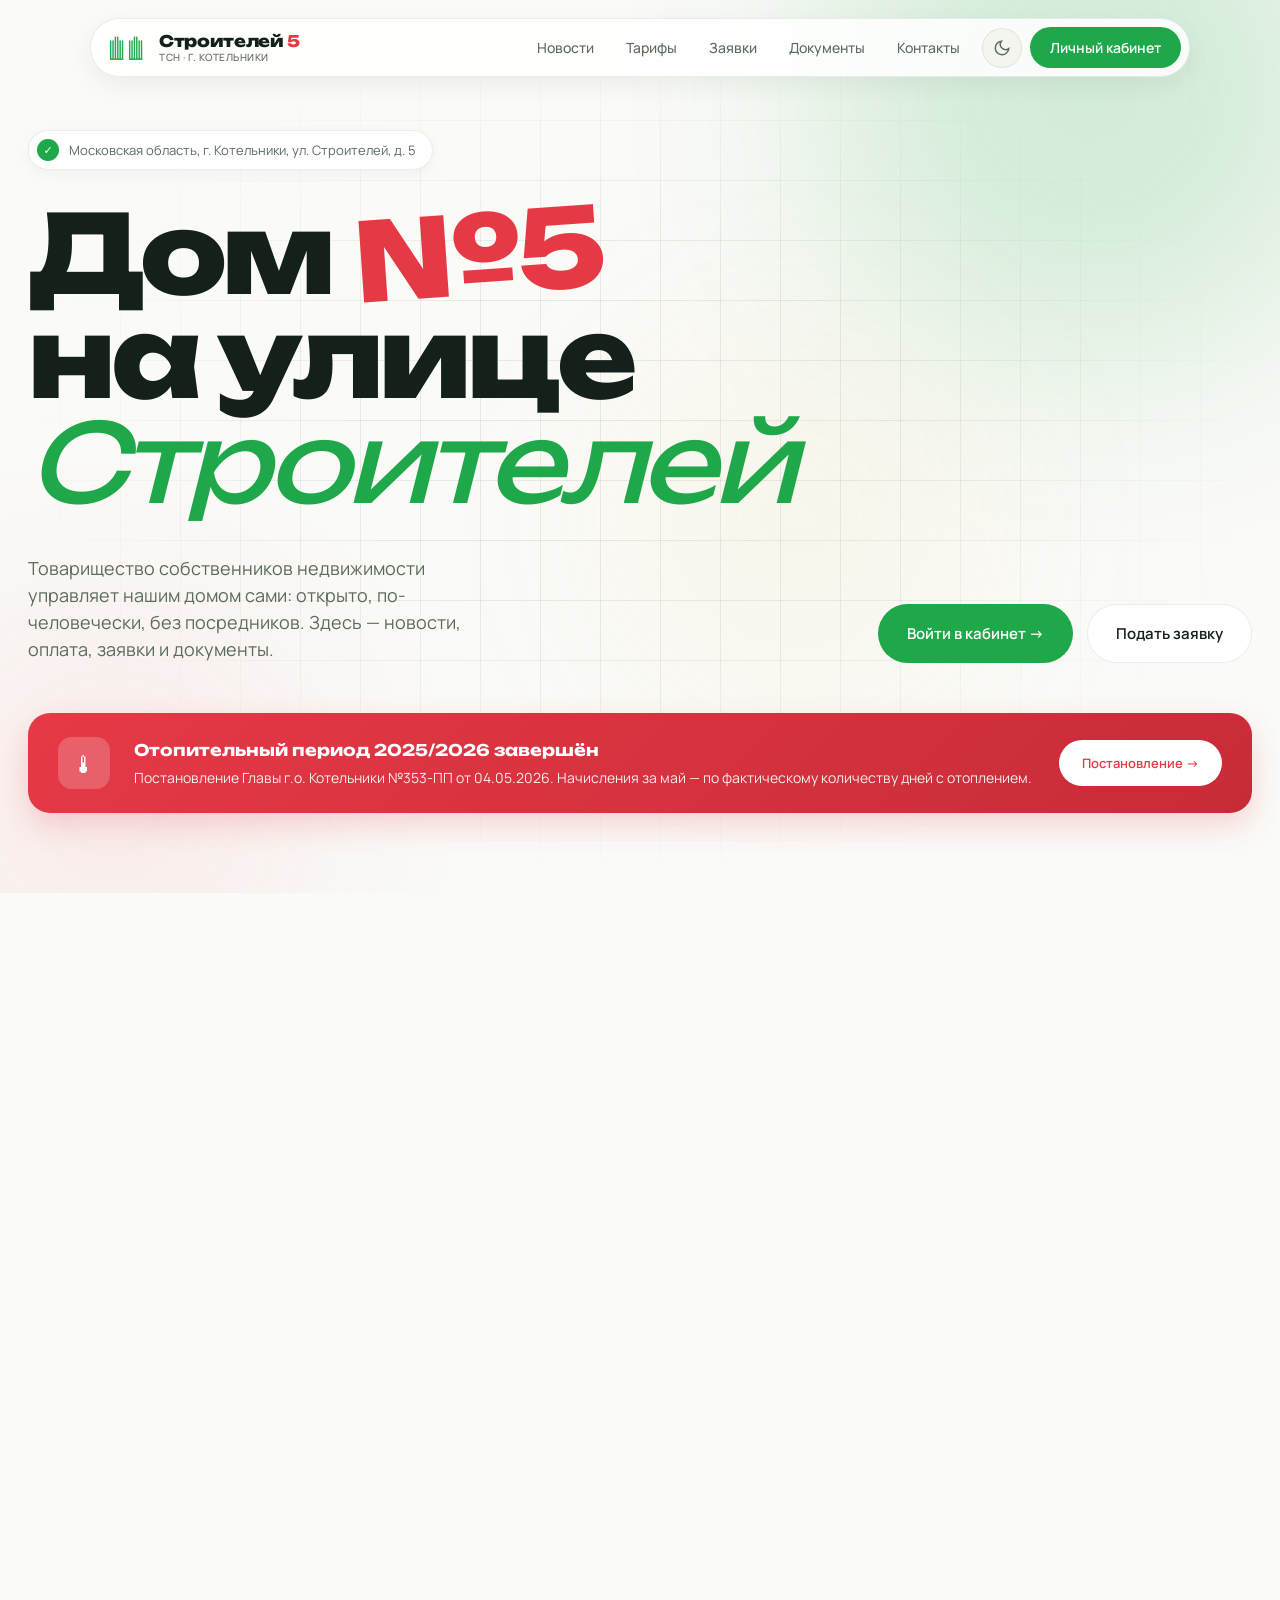
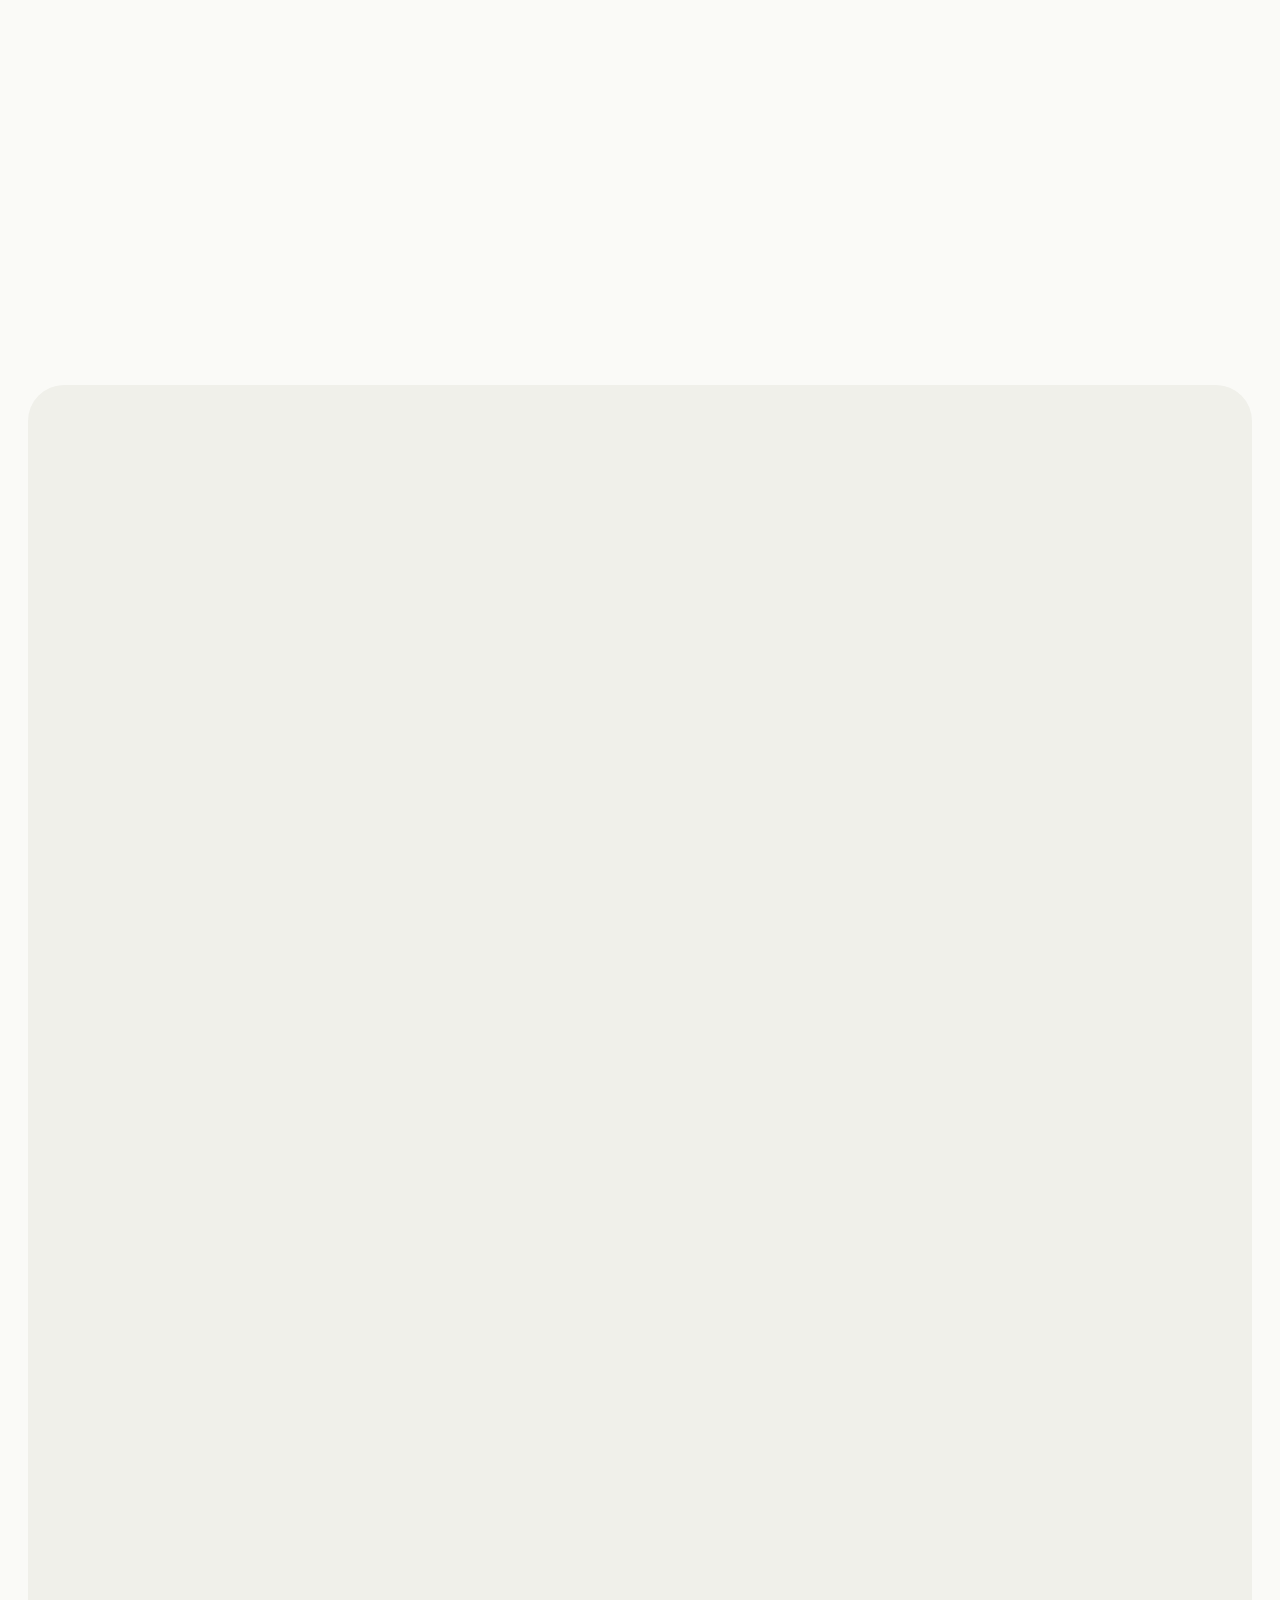
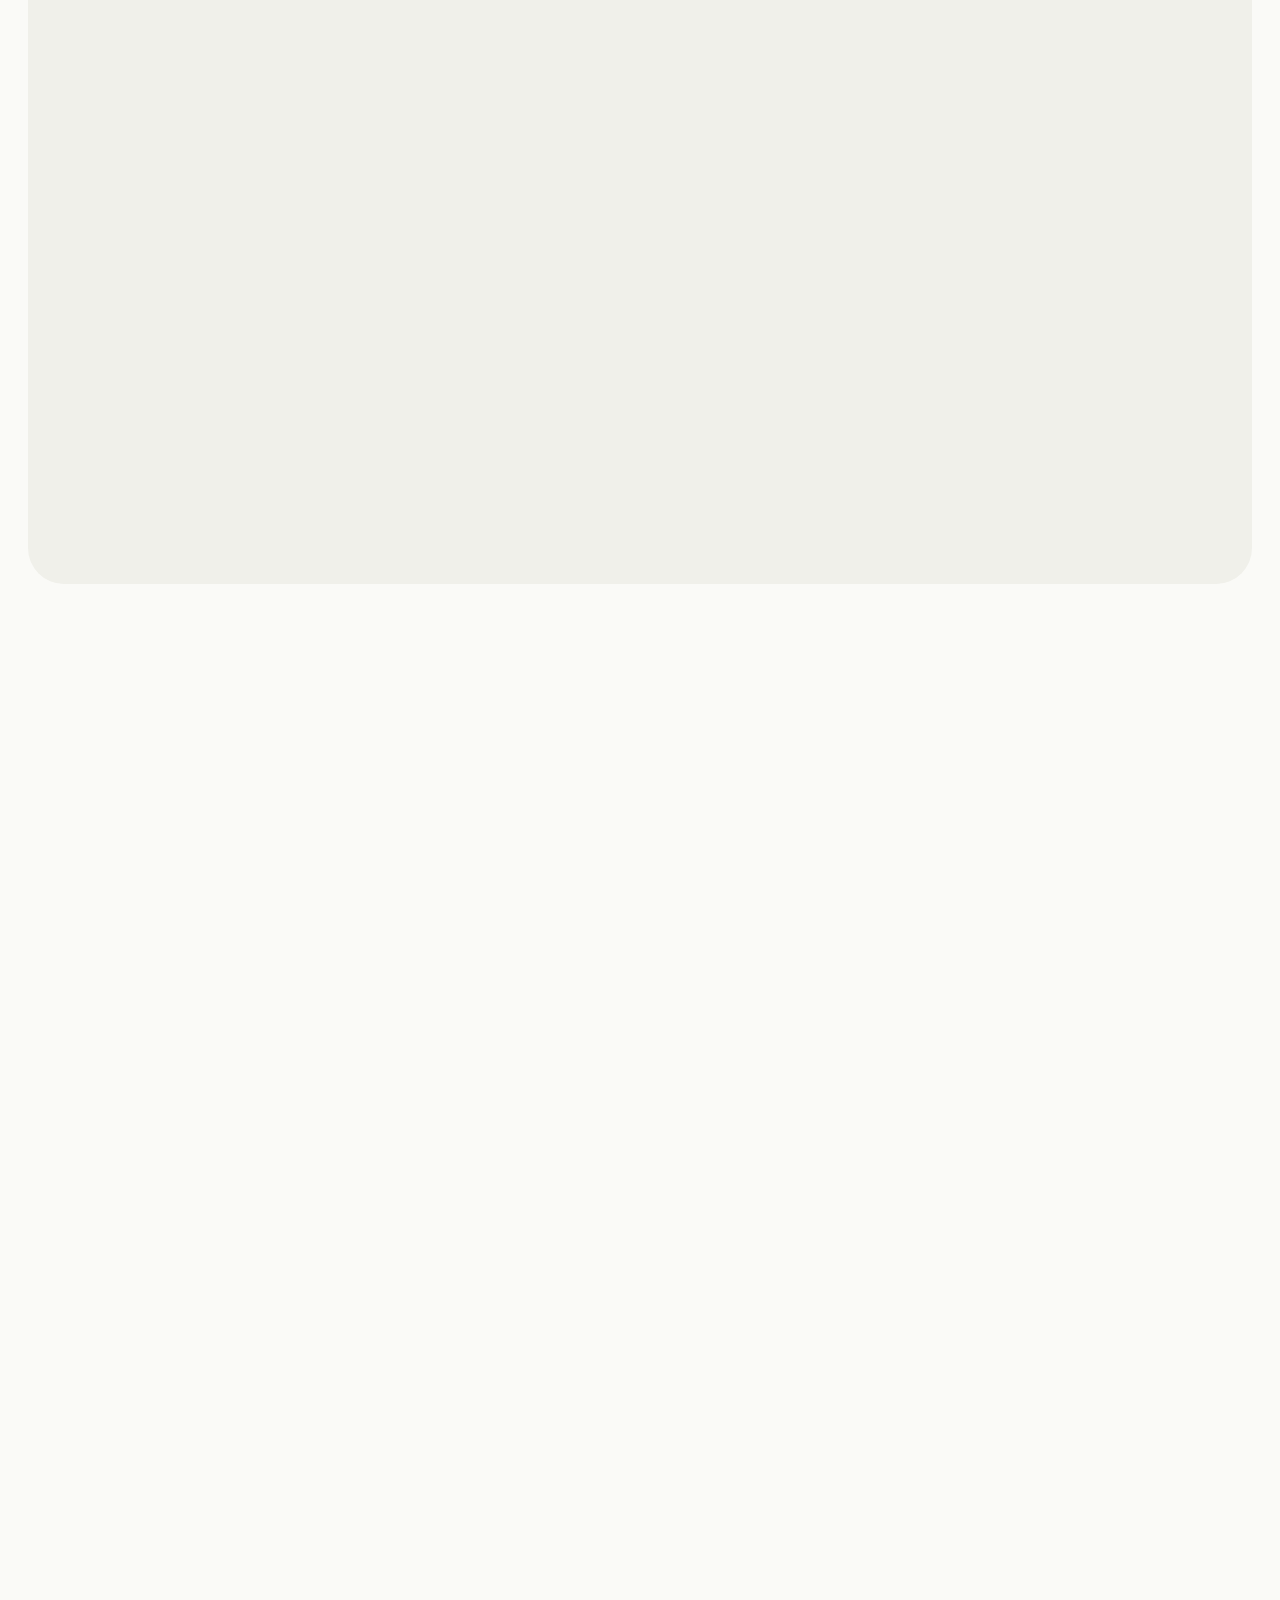
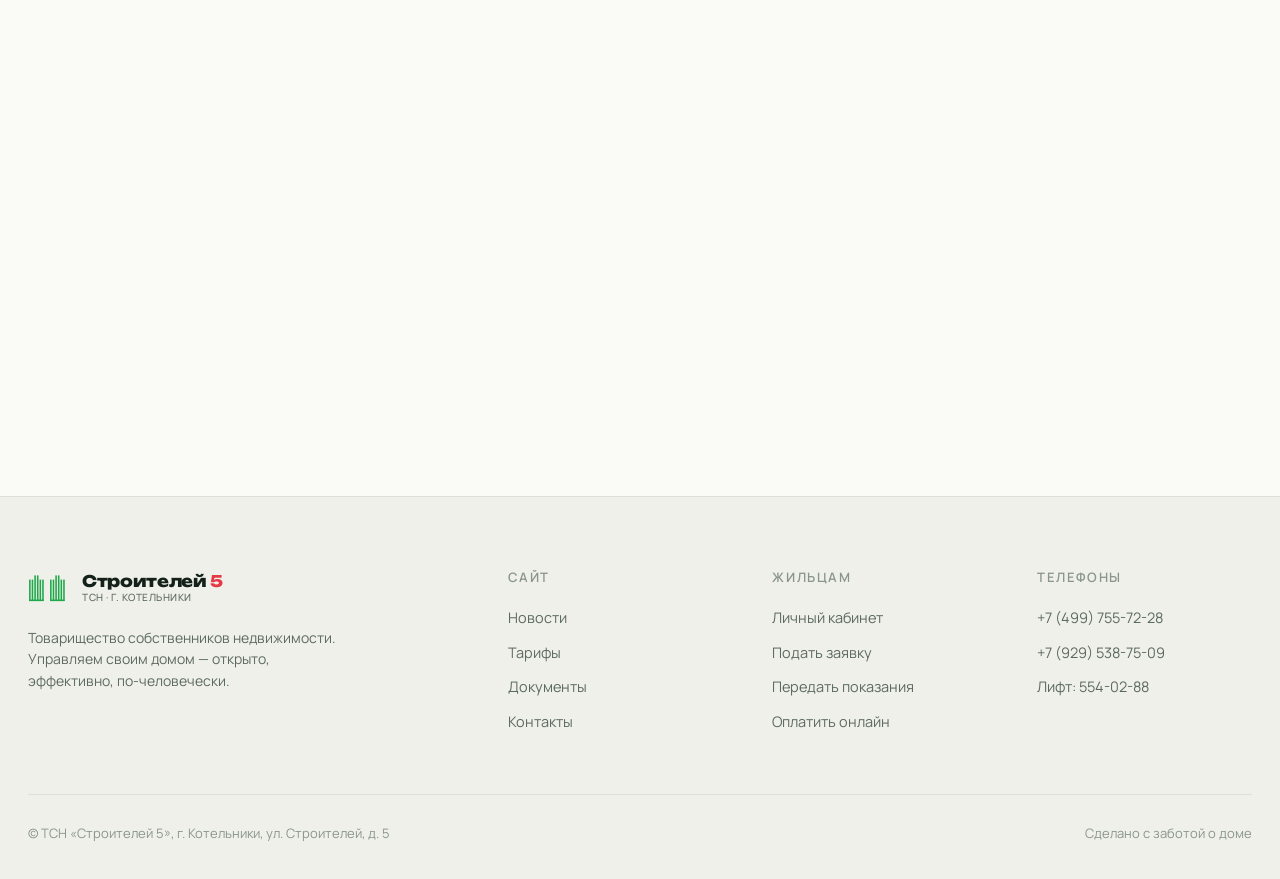
<file: index.html>
<!DOCTYPE html>
<html lang="ru">
<head>
<meta charset="UTF-8">
<meta name="viewport" content="width=device-width, initial-scale=1.0">
<title>ТСН «Строителей 5» — г. Котельники, ул. Строителей, д.5</title>
<meta name="description" content="Официальный сайт ТСН «Строителей 5». Новости, тарифы, заявки, документы и контакты для жильцов дома по адресу: г. Котельники, ул. Строителей, д. 5.">

<!-- Open Graph для соцсетей -->
<meta property="og:title" content="ТСН «Строителей 5»">
<meta property="og:description" content="Официальный сайт товарищества собственников недвижимости">
<meta property="og:type" content="website">

<!-- Favicon -->
<link rel="icon" type="image/svg+xml" href="/favicon.svg">

<!-- Preload theme to avoid flicker -->
<script src="/theme-init.js?v=4"></script>

<link rel="preconnect" href="https://fonts.googleapis.com">
<link rel="preconnect" href="https://fonts.gstatic.com" crossorigin>
<link href="https://fonts.googleapis.com/css2?family=Unbounded:wght@400;600;700;800;900&family=Manrope:wght@300;400;500;600;700&display=swap" rel="stylesheet">

<link rel="stylesheet" href="/styles.css?v=4">

<!-- Критичные стили модала — не зависят от кэша внешнего CSS -->
<style>
.modal-overlay{display:none;position:fixed;inset:0;z-index:1000;align-items:center;justify-content:center;padding:20px}
.modal-overlay.is-open{display:flex!important;background:rgba(0,0,0,.58);backdrop-filter:blur(8px);-webkit-backdrop-filter:blur(8px)}
.modal-inner{position:relative;z-index:1;width:100%;max-width:480px;max-height:90vh;overflow-y:auto;border-radius:24px;padding:44px 48px 48px;box-shadow:0 30px 80px rgba(0,0,0,.45)}
[data-theme="dark"] .modal-inner,[data-theme="dark"] .modal-inner *{--surface:#1C211E;--surface-2:#232924;--line:rgba(255,255,255,.08);--bg:#0F1311;--text:#F0F2EE;--text-dim:#A0ABA3;--text-mute:#6E7972}
:root:not([data-theme="dark"]) .modal-inner{background:#fff;border:1px solid rgba(20,30,20,.08)}
[data-theme="dark"] .modal-inner{background:#1C211E;border:1px solid rgba(255,255,255,.08)}
.modal-close{position:absolute;top:16px;right:16px;width:36px;height:36px;display:flex;align-items:center;justify-content:center;background:rgba(0,0,0,.06);border:none;border-radius:50%;cursor:pointer;color:inherit}
[data-theme="dark"] .modal-close{background:rgba(255,255,255,.08)}
</style>
</head>
<body>

<!-- SVG Logo -->
<svg width="0" height="0" style="position:absolute" aria-hidden="true">
  <defs>
    <symbol id="logo-buildings" viewBox="0 0 80 60">
      <g fill="currentColor">
        <rect x="2" y="14" width="3" height="40"/>
        <rect x="7" y="14" width="3" height="40"/>
        <rect x="12" y="6" width="3" height="48"/>
        <rect x="17" y="6" width="3" height="48"/>
        <rect x="22" y="14" width="3" height="40"/>
        <rect x="27" y="14" width="3" height="40"/>
        <rect x="2" y="52" width="28" height="3"/>
        <rect x="42" y="14" width="3" height="40"/>
        <rect x="47" y="14" width="3" height="40"/>
        <rect x="52" y="6" width="3" height="48"/>
        <rect x="57" y="6" width="3" height="48"/>
        <rect x="62" y="14" width="3" height="40"/>
        <rect x="67" y="14" width="3" height="40"/>
        <rect x="42" y="52" width="28" height="3"/>
      </g>
    </symbol>
  </defs>
</svg>

<!-- NAV -->
<nav>
  <a href="#" class="logo">
    <svg class="logo-icon"><use href="#logo-buildings"/></svg>
    <span class="logo-text">
      Строителей <span class="red">5</span>
      <small>ТСН · г. Котельники</small>
    </span>
  </a>
  <ul class="nav-links">
    <li><a href="#news">Новости</a></li>
    <li><a href="#tariffs">Тарифы</a></li>
    <li><a href="#requests">Заявки</a></li>
    <li><a href="#docs">Документы</a></li>
    <li><a href="#contacts">Контакты</a></li>
  </ul>
  <button class="theme-toggle" id="themeToggle" aria-label="Переключить тему">
    <svg class="theme-icon-sun" width="18" height="18" viewBox="0 0 24 24" fill="none" stroke="currentColor" stroke-width="2"><circle cx="12" cy="12" r="5"/><line x1="12" y1="1" x2="12" y2="3"/><line x1="12" y1="21" x2="12" y2="23"/><line x1="4.22" y1="4.22" x2="5.64" y2="5.64"/><line x1="18.36" y1="18.36" x2="19.78" y2="19.78"/><line x1="1" y1="12" x2="3" y2="12"/><line x1="21" y1="12" x2="23" y2="12"/><line x1="4.22" y1="19.78" x2="5.64" y2="18.36"/><line x1="18.36" y1="5.64" x2="19.78" y2="4.22"/></svg>
    <svg class="theme-icon-moon" width="18" height="18" viewBox="0 0 24 24" fill="none" stroke="currentColor" stroke-width="2"><path d="M21 12.79A9 9 0 1 1 11.21 3 7 7 0 0 0 21 12.79z"/></svg>
  </button>
  <button class="nav-cta" id="navLoginBtn" data-account-modal>Личный кабинет</button>

  <!-- Залогиненным: показывается вместо "Личный кабинет" -->
  <div class="nav-user" id="navUser" hidden>
    <button class="nav-user-btn" id="navUserBtn" aria-expanded="false" aria-haspopup="true">
      <div class="nav-avatar" id="navAvatar">АК</div>
      <div class="nav-user-info">
        <span class="nav-user-name" id="navUserName">Имя</span>
        <span class="nav-user-apt" id="navUserApt">кв. 0</span>
      </div>
      <svg class="nav-chevron" width="12" height="12" viewBox="0 0 24 24" fill="none" stroke="currentColor" stroke-width="2.5"><polyline points="6 9 12 15 18 9"/></svg>
    </button>
    <div class="nav-dropdown" id="navDropdown" hidden>
      <a href="/account" class="nav-dropdown-item">
        <svg width="16" height="16" viewBox="0 0 24 24" fill="none" stroke="currentColor" stroke-width="2"><path d="M20 21v-2a4 4 0 0 0-4-4H8a4 4 0 0 0-4 4v2"/><circle cx="12" cy="7" r="4"/></svg>
        Личный кабинет
      </a>
      <button class="nav-dropdown-item nav-dropdown-logout" id="navLogoutBtn">
        <svg width="16" height="16" viewBox="0 0 24 24" fill="none" stroke="currentColor" stroke-width="2"><path d="M9 21H5a2 2 0 0 1-2-2V5a2 2 0 0 1 2-2h4"/><polyline points="16 17 21 12 16 7"/><line x1="21" y1="12" x2="9" y2="12"/></svg>
        Выйти
      </button>
    </div>
  </div>
</nav>

<!-- HERO -->
<header class="hero">
  <div class="hero-bg">
    <div class="hero-grid"></div>
    <div class="blob blob-1"></div>
    <div class="blob blob-2"></div>
    <div class="blob blob-3"></div>
  </div>

  <div class="container hero-content">
    <div class="hero-tag">
      <span class="hero-tag-dot">✓</span>
      Московская область, г. Котельники, ул. Строителей, д. 5
    </div>

    <h1 class="hero-title display">
      Дом <span class="num-five">№5</span><br>
      на улице<br>
      <span class="accent">Строителей</span>
    </h1>

    <div class="hero-bottom">
      <p class="hero-desc">
        Товарищество собственников недвижимости управляет нашим домом сами: открыто, по-человечески, без посредников. Здесь — новости, оплата, заявки и документы.
      </p>
      <div class="hero-actions">
        <a href="/account" class="btn btn-primary" data-account-modal>
          Войти в кабинет →
        </a>
        <a href="#requests" class="btn btn-ghost">
          Подать заявку
        </a>
      </div>
    </div>

    <div class="heating-banner">
      <div class="heating-icon">🌡</div>
      <div class="heating-text">
        <strong>Отопительный период 2025/2026 завершён</strong>
        <p>Постановление Главы г.о. Котельники №353-ПП от 04.05.2026. Начисления за май — по фактическому количеству дней с отоплением.</p>
      </div>
      <a href="#docs" class="btn">Постановление →</a>
    </div>
  </div>
</header>

<!-- NEWS -->
<section id="news">
  <div class="container">
    <div class="section-head reveal">
      <div>
        <div class="section-eyebrow">Новости и объявления</div>
        <h2 class="section-title display">
          Что происходит<br><span class="it">в нашем доме</span>
        </h2>
      </div>
      <a href="#" class="btn btn-ghost">Все новости →</a>
    </div>

    <!-- Контейнер для динамических новостей из Supabase -->
    <div class="news-grid" id="newsGrid">
      <!-- Заглушки на случай если Supabase ещё не настроен -->
      <article class="news-card featured reveal">
        <div class="news-meta">
          <span class="news-cat">Важно</span>
          <span class="news-date">4 мая 2026</span>
        </div>
        <div class="news-arrow">↗</div>
        <h3 class="news-title display">Завершён отопительный период 2025/2026 года</h3>
        <p class="news-excerpt">Согласно постановлению №353-ПП Главы городского округа Котельники, отопление отключено с 4 мая. Начисления за май будут произведены по фактическому количеству дней с отоплением.</p>
      </article>

      <article class="news-card regular reveal">
        <div class="news-meta">
          <span class="news-cat">Сервис</span>
          <span class="news-date">скоро</span>
        </div>
        <div class="news-arrow">↗</div>
        <h3 class="news-title display">Гидравлические испытания тепловых сетей</h3>
        <p class="news-excerpt">О сроках возможного отключения горячей воды сообщим дополнительно.</p>
      </article>

      <article class="news-card small reveal">
        <div class="news-meta">
          <span class="news-cat">Дом</span>
          <span class="news-date">текущее</span>
        </div>
        <div class="news-arrow">↗</div>
        <h3 class="news-title display">Передача показаний счётчиков — до 25 числа</h3>
      </article>

      <article class="news-card small reveal">
        <div class="news-meta">
          <span class="news-cat">Приём</span>
          <span class="news-date">режим</span>
        </div>
        <div class="news-arrow">↗</div>
        <h3 class="news-title display">Часы приёма населения — вторник и четверг</h3>
      </article>
    </div>
  </div>
</section>

<!-- SERVICES / TARIFFS -->
<section class="services" id="tariffs">
  <div class="container">
    <div class="section-head reveal">
      <div>
        <div class="section-eyebrow">Услуги и тарифы</div>
        <h2 class="section-title display">
          Прозрачные ставки<br><span class="it">без скрытых платежей</span>
        </h2>
      </div>
    </div>

    <div class="tariffs-grid">
      <div class="tariff highlight reveal">
        <div class="tariff-icon">
          <svg width="26" height="26" viewBox="0 0 24 24" fill="none" stroke="currentColor" stroke-width="2"><path d="M3 9l9-7 9 7v11a2 2 0 0 1-2 2H5a2 2 0 0 1-2-2z"/><polyline points="9 22 9 12 15 12 15 22"/></svg>
        </div>
        <h3 class="tariff-name display">Содержание жилья</h3>
        <p class="tariff-desc">Уборка, текущий ремонт, обслуживание общедомового имущества</p>
        <div class="tariff-price">
          <span class="num">—</span>
          <span class="unit">₽ / м²</span>
        </div>
        <ul class="tariff-list">
          <li>Уборка подъездов и территории</li>
          <li>Текущий ремонт МОП</li>
          <li>Обслуживание лифтов</li>
          <li>Дезинсекция и дератизация</li>
        </ul>
      </div>

      <div class="tariff reveal">
        <div class="tariff-icon">
          <svg width="26" height="26" viewBox="0 0 24 24" fill="none" stroke="currentColor" stroke-width="2"><circle cx="12" cy="12" r="3"/><path d="M19.4 15a1.65 1.65 0 0 0 .33 1.82l.06.06a2 2 0 0 1 0 2.83 2 2 0 0 1-2.83 0l-.06-.06a1.65 1.65 0 0 0-1.82-.33 1.65 1.65 0 0 0-1 1.51V21a2 2 0 0 1-4 0v-.09A1.65 1.65 0 0 0 9 19.4a1.65 1.65 0 0 0-1.82.33l-.06.06a2 2 0 0 1-2.83 0 2 2 0 0 1 0-2.83l.06-.06a1.65 1.65 0 0 0 .33-1.82 1.65 1.65 0 0 0-1.51-1H3a2 2 0 0 1 0-4h.09A1.65 1.65 0 0 0 4.6 9a1.65 1.65 0 0 0-.33-1.82l-.06-.06a2 2 0 0 1 0-2.83 2 2 0 0 1 2.83 0l.06.06a1.65 1.65 0 0 0 1.82.33H9a1.65 1.65 0 0 0 1-1.51V3a2 2 0 0 1 4 0v.09a1.65 1.65 0 0 0 1 1.51 1.65 1.65 0 0 0 1.82-.33l.06-.06a2 2 0 0 1 2.83 0 2 2 0 0 1 0 2.83l-.06.06a1.65 1.65 0 0 0-.33 1.82V9a1.65 1.65 0 0 0 1.51 1H21a2 2 0 0 1 0 4h-.09a1.65 1.65 0 0 0-1.51 1z"/></svg>
        </div>
        <h3 class="tariff-name display">Управление</h3>
        <p class="tariff-desc">Бухгалтерия, диспетчерская, аварийная служба</p>
        <div class="tariff-price">
          <span class="num">—</span>
          <span class="unit">₽ / м²</span>
        </div>
        <ul class="tariff-list">
          <li>Управление и бухгалтерия</li>
          <li>Диспетчерская служба</li>
          <li>Аварийная служба</li>
          <li>Работа с обращениями</li>
        </ul>
      </div>

      <div class="tariff reveal">
        <div class="tariff-icon">
          <svg width="26" height="26" viewBox="0 0 24 24" fill="none" stroke="currentColor" stroke-width="2"><path d="M12 2v6"/><path d="M12 22a8 8 0 0 0 8-8c0-3.5-2.5-6-8-12-5.5 6-8 8.5-8 12a8 8 0 0 0 8 8z"/></svg>
        </div>
        <h3 class="tariff-name display">Коммунальные</h3>
        <p class="tariff-desc">Расчёт по показаниям счётчиков</p>
        <div class="tariff-price">
          <span class="num">по</span>
          <span class="unit">факту потребления</span>
        </div>
        <ul class="tariff-list">
          <li>Холодное и горячее водоснабжение</li>
          <li>Водоотведение</li>
          <li>Электроэнергия МОП</li>
          <li>Отопление (по сезону)</li>
        </ul>
      </div>
    </div>

    <div class="account-cta reveal" id="account">
      <div class="account-content">
        <h3 class="display">Личный кабинет жильца</h3>
        <p>Платите за квартиру, передавайте показания и следите за начислениями. Всё в одном месте — на телефоне или ноутбуке.</p>
        <a href="/account" class="btn" data-account-modal>Войти →</a>
      </div>

      <div class="account-mockup">
        <div class="mockup-head">
          <div class="mockup-user">
            <div class="mockup-avatar">АК</div>
            <div class="mockup-user-info">
              <p>Анна К.</p>
              <p>ул. Строителей, 5 · кв. 142</p>
            </div>
          </div>
          <span style="font-size: 18px; color: var(--text-dim);">⚙</span>
        </div>

        <div class="mockup-balance">
          <div class="mockup-balance-label">К оплате · апрель 2026</div>
          <div class="mockup-balance-num">7 842<span class="ru"> ₽</span></div>
          <div class="mockup-balance-status">оплачено вовремя</div>
        </div>

        <div class="mockup-row">
          <p>Содержание и управление</p>
          <p>4 230 ₽</p>
        </div>
        <div class="mockup-row">
          <p>ХВС / ГВС / водоотведение</p>
          <p>1 458 ₽</p>
        </div>
        <div class="mockup-row">
          <p>Электроэнергия</p>
          <p>2 154 ₽</p>
        </div>
      </div>
    </div>
  </div>
</section>

<!-- REQUESTS -->
<section id="requests">
  <div class="container">
    <div class="section-head reveal">
      <div>
        <div class="section-eyebrow">Заявки и обращения</div>
        <h2 class="section-title display">
          Опишите проблему —<br><span class="it">мы решим</span>
        </h2>
      </div>
    </div>

    <div class="requests-wrap">
      <div class="request-categories reveal">
        <div class="req-cat urgent">
          <div class="req-cat-icon">
            <svg width="22" height="22" viewBox="0 0 24 24" fill="none" stroke="currentColor" stroke-width="2"><path d="M10.29 3.86L1.82 18a2 2 0 0 0 1.71 3h16.94a2 2 0 0 0 1.71-3L13.71 3.86a2 2 0 0 0-3.42 0z"/><line x1="12" y1="9" x2="12" y2="13"/><line x1="12" y1="17" x2="12.01" y2="17"/></svg>
          </div>
          <div class="req-cat-text">
            <p>Аварийная заявка</p>
            <p>Протечки, отсутствие света, лифт</p>
          </div>
          <div class="req-cat-arrow">→</div>
        </div>
        <div class="req-cat">
          <div class="req-cat-icon">
            <svg width="22" height="22" viewBox="0 0 24 24" fill="none" stroke="currentColor" stroke-width="2"><path d="M14.7 6.3a1 1 0 0 0 0 1.4l1.6 1.6a1 1 0 0 0 1.4 0l3.77-3.77a6 6 0 0 1-7.94 7.94l-6.91 6.91a2.12 2.12 0 0 1-3-3l6.91-6.91a6 6 0 0 1 7.94-7.94l-3.76 3.76z"/></svg>
          </div>
          <div class="req-cat-text">
            <p>Плановая работа</p>
            <p>Замена лампы, ремонт МОП, домофон</p>
          </div>
          <div class="req-cat-arrow">→</div>
        </div>
        <div class="req-cat">
          <div class="req-cat-icon">
            <svg width="22" height="22" viewBox="0 0 24 24" fill="none" stroke="currentColor" stroke-width="2"><path d="M21 15a2 2 0 0 1-2 2H7l-4 4V5a2 2 0 0 1 2-2h14a2 2 0 0 1 2 2z"/></svg>
          </div>
          <div class="req-cat-text">
            <p>Обращение в правление</p>
            <p>Предложения, жалобы, инициативы</p>
          </div>
          <div class="req-cat-arrow">→</div>
        </div>
        <div class="req-cat">
          <div class="req-cat-icon">
            <svg width="22" height="22" viewBox="0 0 24 24" fill="none" stroke="currentColor" stroke-width="2"><path d="M14 2H6a2 2 0 0 0-2 2v16a2 2 0 0 0 2 2h12a2 2 0 0 0 2-2V8z"/><polyline points="14 2 14 8 20 8"/></svg>
          </div>
          <div class="req-cat-text">
            <p>Запрос документов</p>
            <p>Справки, выписки, копии</p>
          </div>
          <div class="req-cat-arrow">→</div>
        </div>
      </div>

      <form class="request-form reveal" id="requestForm">
        <!-- honeypot: боты заполняют, люди нет -->
        <div class="form-honeypot" aria-hidden="true">
          <input type="text" name="website" tabindex="-1" autocomplete="off">
        </div>
        <div class="form-row">
          <label for="r-cat">Категория</label>
          <select id="r-cat" name="category" required>
            <option value="planned">Плановая работа</option>
            <option value="urgent">Аварийная заявка</option>
            <option value="board">Обращение в правление</option>
            <option value="docs">Запрос документов</option>
          </select>
        </div>
        <div class="form-row">
          <label for="r-flat">Номер квартиры</label>
          <input id="r-flat" name="apartment" type="text" placeholder="Например, кв. 142"
            required maxlength="10" pattern="^\d{1,4}[а-яёА-ЯЁa-zA-Z]?$"
            title="Введите номер квартиры (до 4 цифр)">
        </div>
        <div class="form-row">
          <label for="r-name">Ваше имя</label>
          <input id="r-name" name="name" type="text" placeholder="Иван Иванов"
            required maxlength="100">
        </div>
        <div class="form-row">
          <label for="r-msg">Описание</label>
          <textarea id="r-msg" name="description" placeholder="Опишите ситуацию подробно..."
            required maxlength="2000"></textarea>
        </div>
        <div class="form-row">
          <label for="r-phone">Телефон для связи</label>
          <input id="r-phone" name="phone" type="tel" placeholder="+7 ___ ___ __ __"
            required maxlength="20" pattern="^(\+7|8)[\s\-]?\(?\d{3}\)?[\s\-]?\d{3}[\s\-]?\d{2}[\s\-]?\d{2}$"
            title="Введите номер в формате +7 (999) 123-45-67">
        </div>
        <button type="submit" class="btn btn-primary" id="submitBtn" style="width: 100%; justify-content: center;">
          Отправить заявку →
        </button>
        <div class="form-status" id="formStatus"></div>
      </form>
    </div>
  </div>
</section>

<!-- DOCS -->
<section id="docs">
  <div class="container">
    <div class="section-head reveal">
      <div>
        <div class="section-eyebrow">Документы</div>
        <h2 class="section-title display">
          Открытость —<br><span class="it">наш принцип</span>
        </h2>
      </div>
    </div>

    <div class="docs-grid" id="docsGrid">
      <a href="#" class="doc-card reveal">
        <div class="doc-icon">
          <svg width="20" height="20" viewBox="0 0 24 24" fill="none" stroke="currentColor" stroke-width="2"><path d="M14 2H6a2 2 0 0 0-2 2v16a2 2 0 0 0 2 2h12a2 2 0 0 0 2-2V8z"/><polyline points="14 2 14 8 20 8"/></svg>
        </div>
        <h4>Постановление №353-ПП</h4>
        <div class="doc-meta">PDF · о завершении отопления</div>
      </a>
      <a href="#" class="doc-card reveal">
        <div class="doc-icon">
          <svg width="20" height="20" viewBox="0 0 24 24" fill="none" stroke="currentColor" stroke-width="2"><path d="M14 2H6a2 2 0 0 0-2 2v16a2 2 0 0 0 2 2h12a2 2 0 0 0 2-2V8z"/><polyline points="14 2 14 8 20 8"/></svg>
        </div>
        <h4>Устав ТСН</h4>
        <div class="doc-meta">PDF</div>
      </a>
      <a href="#" class="doc-card reveal">
        <div class="doc-icon">
          <svg width="20" height="20" viewBox="0 0 24 24" fill="none" stroke="currentColor" stroke-width="2"><path d="M14 2H6a2 2 0 0 0-2 2v16a2 2 0 0 0 2 2h12a2 2 0 0 0 2-2V8z"/><polyline points="14 2 14 8 20 8"/></svg>
        </div>
        <h4>Смета на 2026 год</h4>
        <div class="doc-meta">PDF</div>
      </a>
      <a href="#" class="doc-card reveal">
        <div class="doc-icon">
          <svg width="20" height="20" viewBox="0 0 24 24" fill="none" stroke="currentColor" stroke-width="2"><path d="M14 2H6a2 2 0 0 0-2 2v16a2 2 0 0 0 2 2h12a2 2 0 0 0 2-2V8z"/><polyline points="14 2 14 8 20 8"/></svg>
        </div>
        <h4>Отчёт правления за 2025</h4>
        <div class="doc-meta">PDF</div>
      </a>
      <a href="#" class="doc-card reveal">
        <div class="doc-icon">
          <svg width="20" height="20" viewBox="0 0 24 24" fill="none" stroke="currentColor" stroke-width="2"><rect x="3" y="3" width="18" height="18" rx="2"/><line x1="3" y1="9" x2="21" y2="9"/></svg>
        </div>
        <h4>Протоколы общих собраний</h4>
        <div class="doc-meta">Архив</div>
      </a>
      <a href="#" class="doc-card reveal">
        <div class="doc-icon">
          <svg width="20" height="20" viewBox="0 0 24 24" fill="none" stroke="currentColor" stroke-width="2"><path d="M14 2H6a2 2 0 0 0-2 2v16a2 2 0 0 0 2 2h12a2 2 0 0 0 2-2V8z"/><polyline points="14 2 14 8 20 8"/></svg>
        </div>
        <h4>Тарифы и расчёты</h4>
        <div class="doc-meta">PDF</div>
      </a>
      <a href="#" class="doc-card reveal">
        <div class="doc-icon">
          <svg width="20" height="20" viewBox="0 0 24 24" fill="none" stroke="currentColor" stroke-width="2"><path d="M14 2H6a2 2 0 0 0-2 2v16a2 2 0 0 0 2 2h12a2 2 0 0 0 2-2V8z"/><polyline points="14 2 14 8 20 8"/></svg>
        </div>
        <h4>Договоры с РСО</h4>
        <div class="doc-meta">PDF</div>
      </a>
      <a href="#" class="doc-card reveal">
        <div class="doc-icon">
          <svg width="20" height="20" viewBox="0 0 24 24" fill="none" stroke="currentColor" stroke-width="2"><path d="M14 2H6a2 2 0 0 0-2 2v16a2 2 0 0 0 2 2h12a2 2 0 0 0 2-2V8z"/><polyline points="14 2 14 8 20 8"/></svg>
        </div>
        <h4>Правила проживания</h4>
        <div class="doc-meta">PDF</div>
      </a>
    </div>
  </div>
</section>

<!-- CONTACTS -->
<section id="contacts">
  <div class="container">
    <div class="section-head reveal">
      <div>
        <div class="section-eyebrow">Контакты</div>
        <h2 class="section-title display">
          Звоните —<br><span class="it">мы на связи</span>
        </h2>
      </div>
    </div>

    <div class="contacts">
      <div class="phones-panel reveal">
        <h3 class="display">Телефоны для связи</h3>

        <div class="phone-group">
          <div class="phone-group-label">Диспетчерская служба</div>
          <a href="tel:+74997557228" class="phone-link">
            <svg width="18" height="18" viewBox="0 0 24 24" fill="none" stroke="currentColor" stroke-width="2"><path d="M22 16.92v3a2 2 0 0 1-2.18 2 19.79 19.79 0 0 1-8.63-3.07 19.5 19.5 0 0 1-6-6 19.79 19.79 0 0 1-3.07-8.67A2 2 0 0 1 4.11 2h3a2 2 0 0 1 2 1.72 12.84 12.84 0 0 0 .7 2.81 2 2 0 0 1-.45 2.11L8.09 9.91a16 16 0 0 0 6 6l1.27-1.27a2 2 0 0 1 2.11-.45 12.84 12.84 0 0 0 2.81.7A2 2 0 0 1 22 16.92z"/></svg>
            +7 (499) 755-72-28
          </a>
          <a href="tel:+79295387509" class="phone-link">
            <svg width="18" height="18" viewBox="0 0 24 24" fill="none" stroke="currentColor" stroke-width="2"><path d="M22 16.92v3a2 2 0 0 1-2.18 2 19.79 19.79 0 0 1-8.63-3.07 19.5 19.5 0 0 1-6-6 19.79 19.79 0 0 1-3.07-8.67A2 2 0 0 1 4.11 2h3a2 2 0 0 1 2 1.72 12.84 12.84 0 0 0 .7 2.81 2 2 0 0 1-.45 2.11L8.09 9.91a16 16 0 0 0 6 6l1.27-1.27a2 2 0 0 1 2.11-.45 12.84 12.84 0 0 0 2.81.7A2 2 0 0 1 22 16.92z"/></svg>
            +7 (929) 538-75-09
          </a>
        </div>

        <div class="phone-group">
          <div class="phone-group-label">Лифтовая диспетчерская</div>
          <a href="tel:+74955540288" class="phone-link">
            <svg width="18" height="18" viewBox="0 0 24 24" fill="none" stroke="currentColor" stroke-width="2"><rect x="6" y="3" width="12" height="18" rx="2"/><path d="M9 9l3-3 3 3"/><path d="M9 15l3 3 3-3"/></svg>
            +7 (495) 554-02-88
          </a>
        </div>
      </div>

      <div class="address-card reveal">
        <h3 class="display">Адрес и приём</h3>

        <div class="info-block">
          <div class="info-block-label">Адрес</div>
          <div class="info-block-value">
            Московская область,<br>
            г. Котельники,<br>
            ул. Строителей, д. 5
          </div>
        </div>

        <div class="info-block">
          <div class="info-block-label">Часы приёма населения</div>
          <div class="reception-times">
            <div class="reception-day">
              <span>Вторник</span>
              <span>10:00–13:00 · 15:00–18:00</span>
            </div>
            <div class="reception-day">
              <span>Четверг</span>
              <span>10:00–13:00 · 15:00–18:00</span>
            </div>
          </div>
        </div>
      </div>
    </div>
  </div>
</section>

<!-- FOOTER -->
<footer>
  <div class="container">
    <div class="footer-top">
      <div class="footer-brand">
        <a href="#" class="logo">
          <svg class="logo-icon" style="width:42px;height:42px"><use href="#logo-buildings"/></svg>
          <span class="logo-text">
            Строителей <span class="red">5</span>
            <small>ТСН · г. Котельники</small>
          </span>
        </a>
        <p>Товарищество собственников недвижимости. Управляем своим домом — открыто, эффективно, по-человечески.</p>
      </div>
      <div class="footer-col">
        <h5>Сайт</h5>
        <ul>
          <li><a href="#news">Новости</a></li>
          <li><a href="#tariffs">Тарифы</a></li>
          <li><a href="#docs">Документы</a></li>
          <li><a href="#contacts">Контакты</a></li>
        </ul>
      </div>
      <div class="footer-col">
        <h5>Жильцам</h5>
        <ul>
          <li><a href="/account" data-account-modal>Личный кабинет</a></li>
          <li><a href="#requests">Подать заявку</a></li>
          <li><a href="/account" data-account-modal>Передать показания</a></li>
          <li><a href="#">Оплатить онлайн</a></li>
        </ul>
      </div>
      <div class="footer-col">
        <h5>Телефоны</h5>
        <ul>
          <li><a href="tel:+74997557228">+7 (499) 755-72-28</a></li>
          <li><a href="tel:+79295387509">+7 (929) 538-75-09</a></li>
          <li><a href="tel:+74955540288">Лифт: 554-02-88</a></li>
        </ul>
      </div>
    </div>
    <div class="footer-bottom">
      <span>© ТСН «Строителей 5», г. Котельники, ул. Строителей, д. 5</span>
      <span>Сделано с заботой о доме</span>
    </div>
  </div>
</footer>

<!-- ======= МОДАЛ: ЛИЧНЫЙ КАБИНЕТ ======= -->
<div id="accountModal" class="modal-overlay" hidden role="dialog" aria-modal="true" aria-label="Личный кабинет">
  <div class="modal-backdrop" id="modalBackdrop"></div>
  <div class="modal-inner">
    <button class="modal-close" id="modalClose" aria-label="Закрыть">
      <svg width="16" height="16" viewBox="0 0 24 24" fill="none" stroke="currentColor" stroke-width="2.5"><line x1="18" y1="6" x2="6" y2="18"/><line x1="6" y1="6" x2="18" y2="18"/></svg>
    </button>

    <!-- ВХОД -->
    <div id="mlLogin">
      <h2 class="display modal-title">Личный кабинет</h2>
      <p class="modal-sub">Войдите с email и паролем, которые выдало правление</p>
      <form id="mlLoginForm" novalidate>
        <div class="form-row">
          <label for="ml-email">Email</label>
          <input id="ml-email" name="email" type="email" placeholder="ivan@example.com"
            required autocomplete="email">
        </div>
        <div class="form-row">
          <label for="ml-pass">Пароль</label>
          <input id="ml-pass" name="password" type="password"
            required autocomplete="current-password" minlength="6">
        </div>
        <button type="submit" class="btn btn-primary modal-full-btn" id="mlLoginBtn">Войти →</button>
        <div class="form-status" id="mlLoginStatus"></div>
      </form>
      <button class="modal-text-link" id="mlResetToggle">Забыли пароль?</button>
      <div id="mlResetBox" hidden>
        <p class="modal-hint">Введите email — пришлём ссылку для смены пароля</p>
        <form id="mlResetForm" novalidate>
          <div class="form-row">
            <label for="ml-re">Email</label>
            <input id="ml-re" name="email" type="email" placeholder="ivan@example.com" required>
          </div>
          <button type="submit" class="btn btn-ghost modal-full-btn" id="mlResetBtn">Отправить письмо →</button>
          <div class="form-status" id="mlResetStatus"></div>
        </form>
      </div>
    </div>

    <!-- НОВЫЙ ПАРОЛЬ (по ссылке из письма) -->
    <div id="mlRecovery" hidden>
      <h2 class="display modal-title">Новый пароль</h2>
      <p class="modal-sub">Придумайте новый пароль для входа в кабинет</p>
      <form id="mlRecoveryForm" novalidate>
        <div class="form-row">
          <label for="ml-np">Новый пароль</label>
          <input id="ml-np" name="password" type="password" required minlength="8" placeholder="Минимум 8 символов">
        </div>
        <div class="form-row">
          <label for="ml-np2">Повторите пароль</label>
          <input id="ml-np2" name="password2" type="password" required minlength="8">
        </div>
        <button type="submit" class="btn btn-primary modal-full-btn" id="mlRecoveryBtn">Сохранить пароль →</button>
        <div class="form-status" id="mlRecoveryStatus"></div>
      </form>
    </div>

  </div>
</div>

<script src="/config.js?v=4"></script>
<script type="module" src="/app.js?v=4"></script>
<script type="module" src="/account-modal.js?v=4"></script>
</body>
</html>
</file>
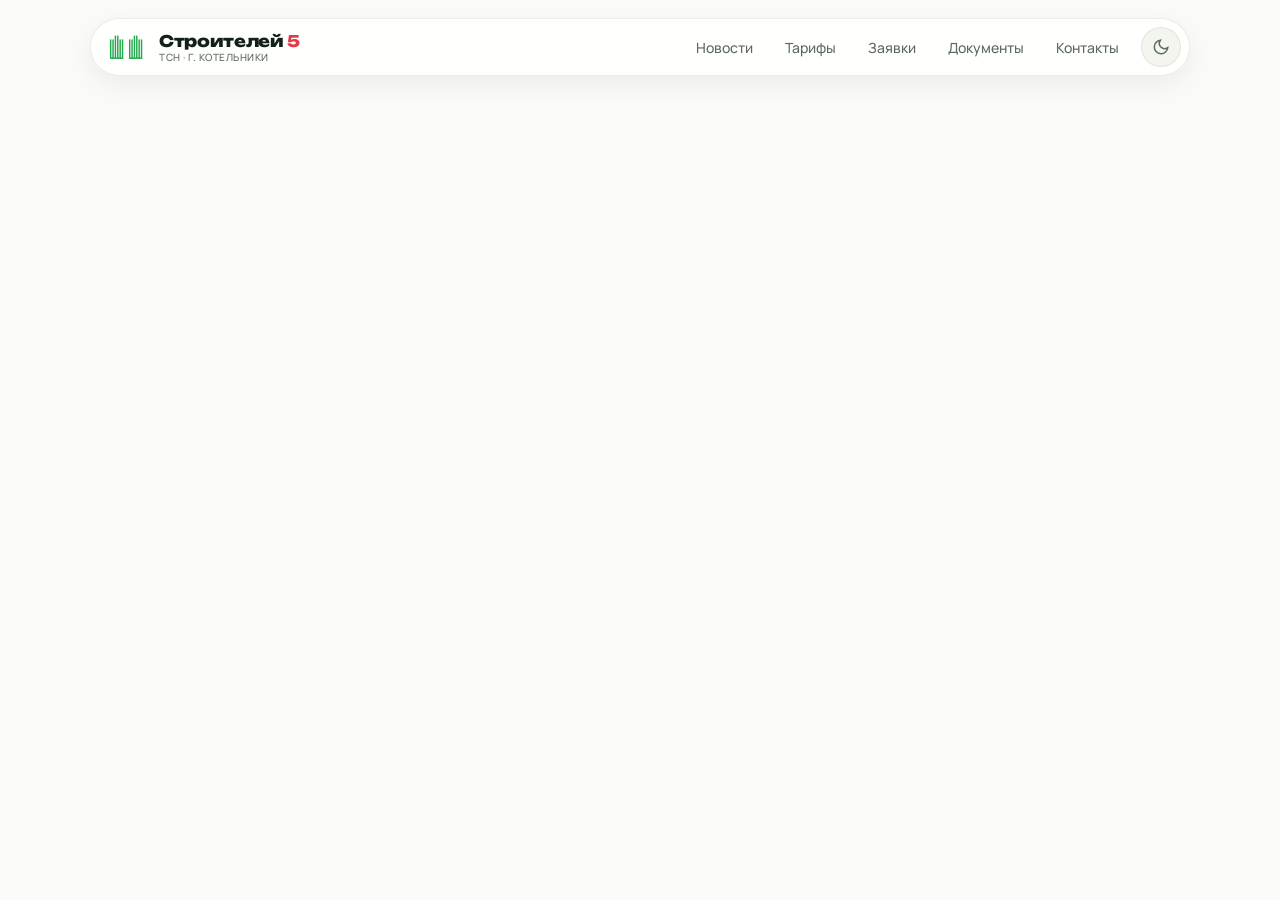
<file: account.html>
<!DOCTYPE html>
<html lang="ru">
<head>
<meta charset="UTF-8">
<meta name="viewport" content="width=device-width, initial-scale=1.0">
<title>Личный кабинет — ТСН «Строителей 5»</title>
<meta name="description" content="Личный кабинет жильца ТСН «Строителей 5» · г. Котельники, ул. Строителей, д. 5">

<!-- Preload theme to avoid flicker -->
<script src="/theme-init.js?v=4"></script>

<link rel="icon" type="image/svg+xml" href="/favicon.svg">
<link rel="preconnect" href="https://fonts.googleapis.com">
<link rel="preconnect" href="https://fonts.gstatic.com" crossorigin>
<link href="https://fonts.googleapis.com/css2?family=Unbounded:wght@400;600;700;800;900&family=Manrope:wght@300;400;500;600;700&display=swap" rel="stylesheet">
<link rel="stylesheet" href="/styles.css?v=4">
</head>
<body>

<!-- SVG Logo -->
<svg width="0" height="0" style="position:absolute" aria-hidden="true">
  <defs>
    <symbol id="logo-buildings" viewBox="0 0 80 60">
      <g fill="currentColor">
        <rect x="2" y="14" width="3" height="40"/>
        <rect x="7" y="14" width="3" height="40"/>
        <rect x="12" y="6" width="3" height="48"/>
        <rect x="17" y="6" width="3" height="48"/>
        <rect x="22" y="14" width="3" height="40"/>
        <rect x="27" y="14" width="3" height="40"/>
        <rect x="2" y="52" width="28" height="3"/>
        <rect x="42" y="14" width="3" height="40"/>
        <rect x="47" y="14" width="3" height="40"/>
        <rect x="52" y="6" width="3" height="48"/>
        <rect x="57" y="6" width="3" height="48"/>
        <rect x="62" y="14" width="3" height="40"/>
        <rect x="67" y="14" width="3" height="40"/>
        <rect x="42" y="52" width="28" height="3"/>
      </g>
    </symbol>
  </defs>
</svg>

<!-- NAV -->
<nav>
  <a href="/" class="logo">
    <svg class="logo-icon"><use href="#logo-buildings"/></svg>
    <span class="logo-text">
      Строителей <span class="red">5</span>
      <small>ТСН · г. Котельники</small>
    </span>
  </a>
  <ul class="nav-links">
    <li><a href="/#news">Новости</a></li>
    <li><a href="/#tariffs">Тарифы</a></li>
    <li><a href="/#requests">Заявки</a></li>
    <li><a href="/#docs">Документы</a></li>
    <li><a href="/#contacts">Контакты</a></li>
  </ul>
  <button class="theme-toggle" id="themeToggle" aria-label="Переключить тему">
    <svg class="theme-icon-sun" width="18" height="18" viewBox="0 0 24 24" fill="none" stroke="currentColor" stroke-width="2"><circle cx="12" cy="12" r="5"/><line x1="12" y1="1" x2="12" y2="3"/><line x1="12" y1="21" x2="12" y2="23"/><line x1="4.22" y1="4.22" x2="5.64" y2="5.64"/><line x1="18.36" y1="18.36" x2="19.78" y2="19.78"/><line x1="1" y1="12" x2="3" y2="12"/><line x1="21" y1="12" x2="23" y2="12"/><line x1="4.22" y1="19.78" x2="5.64" y2="18.36"/><line x1="18.36" y1="5.64" x2="19.78" y2="4.22"/></svg>
    <svg class="theme-icon-moon" width="18" height="18" viewBox="0 0 24 24" fill="none" stroke="currentColor" stroke-width="2"><path d="M21 12.79A9 9 0 1 1 11.21 3 7 7 0 0 0 21 12.79z"/></svg>
  </button>
  <button class="nav-cta" id="navLoginBtn" hidden>Личный кабинет</button>

  <!-- Залогиненным: показывается вместо "Личный кабинет" -->
  <div class="nav-user" id="navUser" hidden>
    <button class="nav-user-btn" id="navUserBtn" aria-expanded="false" aria-haspopup="true">
      <div class="nav-avatar" id="navAvatar">АК</div>
      <div class="nav-user-info">
        <span class="nav-user-name" id="navUserName">Имя</span>
        <span class="nav-user-apt" id="navUserApt">кв. 0</span>
      </div>
      <svg class="nav-chevron" width="12" height="12" viewBox="0 0 24 24" fill="none" stroke="currentColor" stroke-width="2.5"><polyline points="6 9 12 15 18 9"/></svg>
    </button>
    <div class="nav-dropdown" id="navDropdown" hidden>
      <a href="/account" class="nav-dropdown-item">
        <svg width="16" height="16" viewBox="0 0 24 24" fill="none" stroke="currentColor" stroke-width="2"><path d="M20 21v-2a4 4 0 0 0-4-4H8a4 4 0 0 0-4 4v2"/><circle cx="12" cy="7" r="4"/></svg>
        Личный кабинет
      </a>
      <button class="nav-dropdown-item nav-dropdown-logout" id="navLogoutBtn">
        <svg width="16" height="16" viewBox="0 0 24 24" fill="none" stroke="currentColor" stroke-width="2"><path d="M9 21H5a2 2 0 0 1-2-2V5a2 2 0 0 1 2-2h4"/><polyline points="16 17 21 12 16 7"/><line x1="21" y1="12" x2="9" y2="12"/></svg>
        Выйти
      </button>
    </div>
  </div>
</nav>

<!-- ======= ЛИЧНЫЙ КАБИНЕТ ======= -->
<main class="account-page" id="accountPage" hidden>
  <div class="container">

    <!-- Профиль -->
    <div class="acct-profile">
      <div class="acct-avatar-lg" id="acctAvatar">АК</div>
      <div class="acct-profile-text">
        <div class="acct-profile-name" id="acctName">Загрузка…</div>
        <div class="acct-profile-meta" id="acctMeta">ул. Строителей, 5</div>
      </div>
      <button class="btn" id="acctLogoutBtn">Выйти</button>
    </div>

    <!-- Плашка правления -->
    <div class="board-badge" id="acctBoardBadge" hidden>
      Режим правления — видны все заявки дома
    </div>

    <!-- Основная сетка -->
    <div class="acct-grid">

      <!-- ЛЕВАЯ КОЛОНКА: Заявки -->
      <div class="acct-main">
        <div class="acct-card">
          <div class="acct-card-head">
            <h2 class="acct-card-title">Мои заявки</h2>
            <button class="btn btn-primary" id="acctNewReqBtn">+ Подать заявку</button>
          </div>

          <!-- Форма новой заявки (скрыта изначально) -->
          <div id="acctRequestForm" hidden>
            <div class="acct-request-form">
              <form id="newRequestForm" novalidate>
                <div class="form-row">
                  <label for="nrCat">Категория</label>
                  <select id="nrCat" name="category" required>
                    <option value="planned">Плановая работа</option>
                    <option value="urgent">Аварийная заявка</option>
                    <option value="board">Обращение в правление</option>
                    <option value="docs">Запрос документов</option>
                  </select>
                </div>
                <div class="form-row">
                  <label for="nrDesc">Описание</label>
                  <textarea id="nrDesc" name="description" placeholder="Опишите ситуацию подробно…" required maxlength="2000"></textarea>
                </div>
                <div style="display:flex;gap:10px;flex-wrap:wrap;">
                  <button type="submit" class="btn btn-primary" id="nrSubmitBtn">Отправить →</button>
                  <button type="button" class="btn btn-ghost" id="nrCancelBtn">Отмена</button>
                </div>
                <div class="form-status" id="nrStatus"></div>
              </form>
            </div>
          </div>

          <!-- Фильтры -->
          <div class="acct-filters" id="myReqFilters">
            <button class="acct-filter active" data-filter="all">Все</button>
            <button class="acct-filter" data-filter="new">Новые</button>
            <button class="acct-filter" data-filter="in_progress">В работе</button>
            <button class="acct-filter" data-filter="done">Выполнены</button>
            <button class="acct-filter" data-filter="closed">Закрыты</button>
          </div>

          <!-- Список заявок -->
          <div id="myRequestsList" class="requests-list">
            <div class="requests-loading">Загрузка…</div>
          </div>
        </div>
      </div>

      <!-- ПРАВАЯ КОЛОНКА: Счётчики + Контакты -->
      <div class="acct-sidebar">

        <!-- Показания счётчиков -->
        <div class="acct-card">
          <h2 class="acct-card-title">Показания счётчиков</h2>
          <p class="acct-readings-hint">Передавайте до 25-го числа каждого месяца</p>
          <form id="meterForm" novalidate>
            <div class="form-row">
              <label for="mCold">Холодная вода (м³)</label>
              <input id="mCold" name="cold_water" type="number" min="0" step="0.001" placeholder="0.000">
            </div>
            <div class="form-row">
              <label for="mHot">Горячая вода (м³)</label>
              <input id="mHot" name="hot_water" type="number" min="0" step="0.001" placeholder="0.000">
            </div>
            <div class="form-row">
              <label for="mElec">Электроэнергия (кВт·ч)</label>
              <input id="mElec" name="electricity" type="number" min="0" step="0.001" placeholder="0.000">
            </div>
            <button type="submit" class="btn btn-primary" id="meterSubmitBtn" style="width:100%;justify-content:center;">
              Передать показания →
            </button>
            <div class="form-status" id="meterStatus"></div>
          </form>

          <!-- Последние показания -->
          <div id="lastReadings" hidden>
            <div class="last-readings">
              <div class="last-readings-title">Последние переданные показания</div>
              <div id="lastReadingsRows"></div>
            </div>
          </div>
        </div>

        <!-- Контакты -->
        <div class="acct-card">
          <h2 class="acct-card-title">Контакты</h2>
          <a href="tel:+74997557228" class="acct-contact">
            <svg width="20" height="20" viewBox="0 0 24 24" fill="none" stroke="currentColor" stroke-width="2"><path d="M22 16.92v3a2 2 0 0 1-2.18 2 19.79 19.79 0 0 1-8.63-3.07 19.5 19.5 0 0 1-6-6 19.79 19.79 0 0 1-3.07-8.67A2 2 0 0 1 4.11 2h3a2 2 0 0 1 2 1.72 12.84 12.84 0 0 0 .7 2.81 2 2 0 0 1-.45 2.11L8.09 9.91a16 16 0 0 0 6 6l1.27-1.27a2 2 0 0 1 2.11-.45 12.84 12.84 0 0 0 2.81.7A2 2 0 0 1 22 16.92z"/></svg>
            <div>
              <div class="acct-contact-label">Диспетчерская</div>
              <div class="acct-contact-phone">+7 (499) 755-72-28</div>
            </div>
          </a>
          <a href="tel:+79295387509" class="acct-contact">
            <svg width="20" height="20" viewBox="0 0 24 24" fill="none" stroke="currentColor" stroke-width="2"><path d="M22 16.92v3a2 2 0 0 1-2.18 2 19.79 19.79 0 0 1-8.63-3.07 19.5 19.5 0 0 1-6-6 19.79 19.79 0 0 1-3.07-8.67A2 2 0 0 1 4.11 2h3a2 2 0 0 1 2 1.72 12.84 12.84 0 0 0 .7 2.81 2 2 0 0 1-.45 2.11L8.09 9.91a16 16 0 0 0 6 6l1.27-1.27a2 2 0 0 1 2.11-.45 12.84 12.84 0 0 0 2.81.7A2 2 0 0 1 22 16.92z"/></svg>
            <div>
              <div class="acct-contact-label">Дежурный</div>
              <div class="acct-contact-phone">+7 (929) 538-75-09</div>
            </div>
          </a>
          <a href="tel:+74955540288" class="acct-contact">
            <svg width="20" height="20" viewBox="0 0 24 24" fill="none" stroke="currentColor" stroke-width="2"><rect x="6" y="3" width="12" height="18" rx="2"/><path d="M9 9l3-3 3 3"/><path d="M9 15l3 3 3-3"/></svg>
            <div>
              <div class="acct-contact-label">Лифтовая</div>
              <div class="acct-contact-phone">+7 (495) 554-02-88</div>
            </div>
          </a>
        </div>

      </div>
    </div><!-- /acct-grid -->

    <!-- Секция правления: все заявки дома -->
    <div class="acct-board" id="boardSection" hidden>
      <div class="acct-card">
        <h2 class="acct-card-title">Все заявки дома</h2>
        <div class="acct-filters" id="boardReqFilters">
          <button class="acct-filter active" data-filter="all">Все</button>
          <button class="acct-filter" data-filter="new">Новые</button>
          <button class="acct-filter" data-filter="in_progress">В работе</button>
          <button class="acct-filter" data-filter="done">Выполнены</button>
        </div>
        <div id="boardRequestsList" class="requests-list">
          <div class="requests-loading">Загрузка…</div>
        </div>
      </div>
    </div>

  </div>
</main>

<script src="/config.js?v=4"></script>
<script type="module" src="/account.js?v=4"></script>
</body>
</html>
</file>
<file: styles.css>
/* ====================================================
   ТСН «Строителей 5» — стили
   Поддержка светлой и тёмной темы через [data-theme]
   ==================================================== */

/* ====== СВЕТЛАЯ ТЕМА (по умолчанию) ====== */
:root,
[data-theme="light"] {
  --bg: #FAFAF7;
  --bg-soft: #F0F0EA;
  --surface: #FFFFFF;
  --surface-2: #F5F5F0;
  --line: rgba(20,30,20,.08);
  --text: #14201A;
  --text-dim: #5C6B5F;
  --text-mute: #8A968B;
  --green: #1FA84A;
  --green-deep: #157C36;
  --green-soft: #D6F0DD;
  --red: #E63946;
  --red-soft: #FCE4E6;
  --gold: #E8C97A;

  --shadow-sm: 0 4px 14px rgba(20,30,20,.04);
  --shadow-md: 0 8px 24px rgba(20,30,20,.06);
  --shadow-lg: 0 16px 40px rgba(20,30,20,.08);
  --shadow-xl: 0 30px 80px rgba(0,0,0,.18);

  --tariff-highlight-bg: var(--text);
  --tariff-highlight-text: white;
  --phones-panel-bg: var(--text);
  --phones-panel-text: white;
}

/* ====== ТЁМНАЯ ТЕМА ====== */
[data-theme="dark"] {
  --bg: #0F1311;
  --bg-soft: #161A18;
  --surface: #1C211E;
  --surface-2: #232924;
  --line: rgba(255,255,255,.08);
  --text: #F0F2EE;
  --text-dim: #A0ABA3;
  --text-mute: #6E7972;
  --green: #2BC85C;
  --green-deep: #1FA84A;
  --green-soft: rgba(43, 200, 92, .15);
  --red: #FF5060;
  --red-soft: rgba(255, 80, 96, .15);
  --gold: #E8C97A;

  --shadow-sm: 0 4px 14px rgba(0,0,0,.2);
  --shadow-md: 0 8px 24px rgba(0,0,0,.3);
  --shadow-lg: 0 16px 40px rgba(0,0,0,.4);
  --shadow-xl: 0 30px 80px rgba(0,0,0,.6);

  --tariff-highlight-bg: var(--surface-2);
  --tariff-highlight-text: var(--text);
  --phones-panel-bg: #000;
  --phones-panel-text: white;
}

* { box-sizing: border-box; margin: 0; padding: 0; }

html { scroll-behavior: smooth; }

body {
  font-family: 'Manrope', system-ui, sans-serif;
  background: var(--bg);
  color: var(--text);
  line-height: 1.55;
  overflow-x: hidden;
  -webkit-font-smoothing: antialiased;
  transition: background-color .3s ease, color .3s ease;
}

.display { font-family: 'Unbounded', sans-serif; letter-spacing: -0.02em; }

.container {
  max-width: 1280px;
  margin: 0 auto;
  padding: 0 28px;
}

/* ======= NAVIGATION ======= */
nav {
  position: fixed;
  top: 18px;
  left: 50%;
  transform: translateX(-50%);
  z-index: 100;
  display: flex;
  align-items: center;
  gap: 8px;
  background: color-mix(in srgb, var(--surface) 85%, transparent);
  backdrop-filter: blur(20px);
  -webkit-backdrop-filter: blur(20px);
  border: 1px solid var(--line);
  box-shadow: var(--shadow-md);
  padding: 8px 8px 8px 18px;
  border-radius: 100px;
  width: calc(100% - 40px);
  max-width: 1100px;
  transition: background-color .3s ease, border-color .3s ease;
}

.logo {
  display: flex;
  align-items: center;
  gap: 12px;
  margin-right: auto;
  text-decoration: none;
  color: var(--text);
}

.logo-icon { width: 38px; height: 38px; flex-shrink: 0; color: var(--green); }

.logo-text {
  font-family: 'Unbounded', sans-serif;
  font-weight: 800;
  font-size: 16px;
  letter-spacing: -0.02em;
  line-height: 1;
}
.logo-text .red { color: var(--red); }
.logo-text small {
  display: block;
  font-family: 'Manrope', sans-serif;
  font-weight: 500;
  font-size: 10px;
  color: var(--text-dim);
  letter-spacing: 0.05em;
  text-transform: uppercase;
  margin-top: 3px;
}

.nav-links {
  display: flex;
  gap: 4px;
  list-style: none;
}

.nav-links a {
  color: var(--text-dim);
  text-decoration: none;
  padding: 10px 14px;
  border-radius: 100px;
  font-size: 14px;
  font-weight: 500;
  transition: all .25s;
}

.nav-links a:hover { color: var(--text); background: var(--surface-2); }

.theme-toggle {
  width: 40px; height: 40px;
  border-radius: 50%;
  background: var(--surface-2);
  border: 1px solid var(--line);
  color: var(--text-dim);
  cursor: pointer;
  display: grid;
  place-items: center;
  transition: all .25s;
}
.theme-toggle:hover { color: var(--text); transform: rotate(20deg); }

.theme-icon-sun, .theme-icon-moon { transition: opacity .25s; }
[data-theme="light"] .theme-icon-sun { display: none; }
[data-theme="light"] .theme-icon-moon { display: block; }
[data-theme="dark"] .theme-icon-sun { display: block; }
[data-theme="dark"] .theme-icon-moon { display: none; }

.nav-cta {
  background: var(--green);
  color: white;
  padding: 11px 20px;
  border: none;
  cursor: pointer;
  font-family: inherit;
  border-radius: 100px;
  text-decoration: none;
  font-weight: 600;
  font-size: 14px;
  transition: all .25s;
}
.nav-cta:hover { background: var(--green-deep); transform: scale(1.04); }

@media (max-width: 920px) {
  nav { padding: 8px 8px 8px 14px; }
  .nav-links { display: none; }
  .nav-cta { padding: 10px 16px; font-size: 13px; }
  .logo-text { font-size: 14px; }
  .logo-icon { width: 34px; height: 34px; }
}

/* ======= HERO ======= */
.hero {
  min-height: 92vh;
  padding: 130px 0 80px;
  position: relative;
  overflow: hidden;
}

.hero-bg {
  position: absolute;
  inset: 0;
  z-index: 0;
  overflow: hidden;
}

.blob {
  position: absolute;
  border-radius: 50%;
  filter: blur(110px);
  animation: float 16s ease-in-out infinite;
}
.blob-1 { width: 540px; height: 540px; background: var(--green); top: -180px; right: -80px; opacity: .18; }
.blob-2 { width: 380px; height: 380px; background: var(--red); bottom: -100px; left: -80px; opacity: .08; animation-delay: -8s; }
.blob-3 { width: 320px; height: 320px; background: var(--gold); top: 40%; left: 50%; opacity: .12; animation-delay: -3s; }

[data-theme="dark"] .blob-1 { opacity: .25; }
[data-theme="dark"] .blob-2 { opacity: .15; }
[data-theme="dark"] .blob-3 { opacity: .08; }

@keyframes float {
  0%, 100% { transform: translate(0, 0) scale(1); }
  50% { transform: translate(30px, -40px) scale(1.08); }
}

.hero-grid {
  position: absolute;
  inset: 0;
  background-image:
    linear-gradient(var(--line) 1px, transparent 1px),
    linear-gradient(90deg, var(--line) 1px, transparent 1px);
  background-size: 60px 60px;
  mask-image: radial-gradient(ellipse at center, black 30%, transparent 70%);
  -webkit-mask-image: radial-gradient(ellipse at center, black 30%, transparent 70%);
}

.hero-content { position: relative; z-index: 2; }

.hero-tag {
  display: inline-flex;
  align-items: center;
  gap: 10px;
  background: var(--surface);
  border: 1px solid var(--line);
  padding: 8px 16px 8px 8px;
  border-radius: 100px;
  font-size: 13px;
  color: var(--text-dim);
  margin-bottom: 32px;
  animation: slideUp .8s ease-out;
  box-shadow: var(--shadow-sm);
}
.hero-tag-dot {
  width: 22px; height: 22px;
  background: var(--green);
  border-radius: 50%;
  display: grid;
  place-items: center;
  color: white;
  font-size: 11px;
  font-weight: 800;
}

h1.hero-title {
  font-family: 'Unbounded', sans-serif;
  font-weight: 800;
  font-size: clamp(44px, 8.5vw, 120px);
  line-height: .96;
  letter-spacing: -0.04em;
  margin-bottom: 32px;
  animation: slideUp 1s ease-out;
}

.hero-title .accent {
  color: var(--green);
  font-style: italic;
  font-weight: 400;
}

.hero-title .num-five {
  color: var(--red);
  display: inline-block;
  transform: rotate(-4deg);
}

@keyframes slideUp {
  from { opacity: 0; transform: translateY(40px); }
  to { opacity: 1; transform: translateY(0); }
}

.hero-bottom {
  display: grid;
  grid-template-columns: 1fr auto;
  gap: 60px;
  align-items: end;
  margin-top: 40px;
  animation: slideUp 1.2s ease-out;
}

.hero-desc {
  max-width: 480px;
  color: var(--text-dim);
  font-size: 18px;
  line-height: 1.5;
}

.hero-actions {
  display: flex;
  gap: 14px;
  flex-wrap: wrap;
}

.btn {
  padding: 17px 28px;
  border-radius: 100px;
  text-decoration: none;
  font-weight: 600;
  font-size: 15px;
  display: inline-flex;
  align-items: center;
  gap: 10px;
  transition: all .25s;
  border: 1px solid transparent;
  cursor: pointer;
  font-family: inherit;
}
.btn-primary { background: var(--green); color: white; }
.btn-primary:hover { background: var(--green-deep); transform: translateY(-2px); box-shadow: 0 12px 30px rgba(31, 168, 74, .25); }
.btn-primary:disabled { opacity: .6; cursor: not-allowed; transform: none; }
.btn-ghost {
  background: var(--surface);
  color: var(--text);
  border-color: var(--line);
}
.btn-ghost:hover { background: var(--surface-2); }

.heating-banner {
  background: linear-gradient(135deg, var(--red) 0%, #C82B38 100%);
  color: white;
  border-radius: 22px;
  padding: 24px 30px;
  margin-top: 50px;
  display: flex;
  align-items: center;
  gap: 24px;
  animation: slideUp 1.4s ease-out;
  box-shadow: 0 12px 30px rgba(230, 57, 70, .2);
}
.heating-icon {
  flex-shrink: 0;
  width: 52px; height: 52px;
  background: rgba(255,255,255,.2);
  border-radius: 14px;
  display: grid;
  place-items: center;
  font-size: 24px;
}
.heating-text { flex: 1; }
.heating-text strong {
  display: block;
  font-family: 'Unbounded', sans-serif;
  font-size: 16px;
  font-weight: 700;
  margin-bottom: 4px;
}
.heating-text p { font-size: 14px; opacity: .9; }
.heating-banner .btn {
  background: white;
  color: var(--red);
  padding: 12px 22px;
  font-size: 13px;
}
.heating-banner .btn:hover { background: var(--bg); }

@media (max-width: 760px) {
  .hero-bottom { grid-template-columns: 1fr; }
  .heating-banner { flex-direction: column; text-align: center; padding: 24px; }
}

/* ======= SECTIONS ======= */
section { padding: 110px 0; position: relative; }

.section-head {
  display: flex;
  justify-content: space-between;
  align-items: end;
  margin-bottom: 56px;
  gap: 40px;
  flex-wrap: wrap;
}
.section-eyebrow {
  font-size: 13px;
  color: var(--green);
  font-weight: 600;
  text-transform: uppercase;
  letter-spacing: 0.15em;
  margin-bottom: 18px;
  display: flex;
  align-items: center;
  gap: 10px;
}
.section-eyebrow::before {
  content: '';
  width: 8px; height: 8px;
  background: var(--green);
  border-radius: 50%;
}
h2.section-title {
  font-family: 'Unbounded', sans-serif;
  font-size: clamp(34px, 5.5vw, 68px);
  font-weight: 800;
  letter-spacing: -0.03em;
  line-height: 1;
  max-width: 800px;
}
.section-title .it { font-style: italic; font-weight: 400; color: var(--text-dim); }

/* ======= NEWS ======= */
.news-grid {
  display: grid;
  grid-template-columns: repeat(12, 1fr);
  gap: 22px;
}

.news-card {
  background: var(--surface);
  border: 1px solid var(--line);
  border-radius: 22px;
  padding: 32px;
  transition: all .35s cubic-bezier(.2,.8,.2,1);
  cursor: pointer;
  position: relative;
  overflow: hidden;
  display: flex;
  flex-direction: column;
  min-height: 280px;
  box-shadow: var(--shadow-sm);
}
.news-card:hover {
  transform: translateY(-4px);
  box-shadow: var(--shadow-lg);
  border-color: color-mix(in srgb, var(--green) 35%, transparent);
}
.news-card.featured {
  grid-column: span 7;
  background: var(--green);
  color: white;
  min-height: 380px;
  border-color: transparent;
}
.news-card.regular { grid-column: span 5; }
.news-card.small { grid-column: span 6; min-height: 240px; }

.news-meta {
  display: flex;
  justify-content: space-between;
  margin-bottom: 24px;
  font-size: 13px;
  font-weight: 500;
}
.news-cat {
  background: var(--surface-2);
  color: var(--text-dim);
  padding: 6px 12px;
  border-radius: 100px;
}
.news-card.featured .news-cat {
  background: rgba(255,255,255,.2);
  color: white;
}

.news-date { color: var(--text-mute); }
.news-card.featured .news-date { color: rgba(255,255,255,.7); }

.news-title {
  font-family: 'Unbounded', sans-serif;
  font-size: 26px;
  font-weight: 600;
  line-height: 1.18;
  letter-spacing: -0.02em;
  margin-top: auto;
  margin-bottom: 16px;
}
.news-card.featured .news-title { font-size: 38px; }

.news-excerpt {
  font-size: 14.5px;
  opacity: .8;
  line-height: 1.5;
}

.news-arrow {
  position: absolute;
  top: 32px;
  right: 32px;
  width: 44px; height: 44px;
  border-radius: 50%;
  background: var(--surface-2);
  color: var(--text);
  display: grid;
  place-items: center;
  transition: all .3s;
}
.news-card.featured .news-arrow { background: white; color: var(--green); }
.news-card:hover .news-arrow { transform: rotate(-45deg); }

@media (max-width: 880px) {
  .news-card.featured, .news-card.regular, .news-card.small { grid-column: span 12; }
  .news-card.featured .news-title { font-size: 28px; }
}

/* ======= TARIFFS ======= */
.services {
  background: var(--bg-soft);
  border-radius: 36px;
  margin: 0 28px;
  padding: 100px 0 110px;
}
.services .container { padding: 0 60px; }

.tariffs-grid {
  display: grid;
  grid-template-columns: repeat(3, 1fr);
  gap: 22px;
}

.tariff {
  background: var(--surface);
  border: 1px solid var(--line);
  border-radius: 22px;
  padding: 36px 32px;
  position: relative;
  transition: all .3s;
  box-shadow: var(--shadow-sm);
}
.tariff:hover { transform: translateY(-6px); box-shadow: var(--shadow-lg); }
.tariff.highlight {
  background: var(--tariff-highlight-bg);
  color: var(--tariff-highlight-text);
  border-color: transparent;
}
[data-theme="dark"] .tariff.highlight {
  border: 1px solid color-mix(in srgb, var(--green) 30%, transparent);
}
.tariff.highlight::before {
  content: 'Базовый';
  position: absolute;
  top: 24px;
  right: 24px;
  background: var(--green);
  color: white;
  padding: 5px 12px;
  border-radius: 100px;
  font-size: 11px;
  font-weight: 700;
  text-transform: uppercase;
  letter-spacing: 0.1em;
}

.tariff-icon {
  width: 56px; height: 56px;
  border-radius: 18px;
  background: var(--green-soft);
  color: var(--green);
  display: grid;
  place-items: center;
  margin-bottom: 28px;
}
[data-theme="light"] .tariff.highlight .tariff-icon { background: rgba(255,255,255,.1); color: var(--green-soft); }
[data-theme="dark"] .tariff.highlight .tariff-icon { background: var(--green-soft); color: var(--green); }

.tariff-name {
  font-family: 'Unbounded', sans-serif;
  font-size: 22px;
  font-weight: 600;
  margin-bottom: 8px;
}
.tariff-desc {
  color: var(--text-dim);
  font-size: 14px;
  margin-bottom: 28px;
  min-height: 42px;
}
[data-theme="light"] .tariff.highlight .tariff-desc { color: rgba(255,255,255,.7); }

.tariff-price {
  display: flex;
  align-items: baseline;
  gap: 6px;
  margin-bottom: 28px;
  padding-bottom: 28px;
  border-bottom: 1px dashed var(--line);
}
[data-theme="light"] .tariff.highlight .tariff-price { border-bottom-color: rgba(255,255,255,.15); }
.tariff-price .num {
  font-family: 'Unbounded', sans-serif;
  font-size: 44px;
  font-weight: 800;
  letter-spacing: -0.03em;
  line-height: 1;
}
.tariff-price .unit { color: var(--text-dim); font-size: 14px; }
[data-theme="light"] .tariff.highlight .tariff-price .unit { color: rgba(255,255,255,.6); }

.tariff-list { list-style: none; }
.tariff-list li {
  padding: 11px 0;
  color: var(--text-dim);
  font-size: 14.5px;
  display: flex;
  align-items: start;
  gap: 12px;
}
[data-theme="light"] .tariff.highlight .tariff-list li { color: rgba(255,255,255,.75); }
.tariff-list li::before {
  content: '✓';
  width: 18px; height: 18px;
  border-radius: 50%;
  background: var(--green-soft);
  color: var(--green);
  display: grid;
  place-items: center;
  font-size: 11px;
  font-weight: 800;
  flex-shrink: 0;
  margin-top: 2px;
}

@media (max-width: 880px) {
  .services { margin: 0 16px; }
  .services .container { padding: 0 24px; }
  .tariffs-grid { grid-template-columns: 1fr; }
}

/* ======= ACCOUNT CTA ======= */
.account-cta {
  background: linear-gradient(135deg, var(--green) 0%, #2BC85C 100%);
  color: white;
  border-radius: 36px;
  padding: 70px 60px;
  margin-top: 80px;
  display: grid;
  grid-template-columns: 1fr 1fr;
  gap: 60px;
  align-items: center;
  position: relative;
  overflow: hidden;
}
.account-cta::before {
  content: '';
  position: absolute;
  top: -50%; right: -10%;
  width: 600px; height: 600px;
  background: radial-gradient(circle, rgba(255,255,255,.18) 0%, transparent 60%);
  border-radius: 50%;
}

.account-content { position: relative; z-index: 2; }
.account-content h3 {
  font-family: 'Unbounded', sans-serif;
  font-size: clamp(30px, 3.6vw, 46px);
  font-weight: 800;
  line-height: 1;
  letter-spacing: -0.03em;
  margin-bottom: 22px;
}
.account-content p {
  font-size: 17px;
  margin-bottom: 32px;
  max-width: 440px;
  opacity: .92;
}
.account-content .btn {
  background: white;
  color: var(--green-deep);
}
.account-content .btn:hover { background: var(--bg); transform: translateY(-2px); }

.account-mockup {
  position: relative;
  z-index: 2;
  background: var(--surface);
  color: var(--text);
  border-radius: 22px;
  padding: 26px;
  box-shadow: var(--shadow-xl);
  border: 1px solid var(--line);
}
.mockup-head {
  display: flex;
  align-items: center;
  justify-content: space-between;
  margin-bottom: 22px;
  padding-bottom: 18px;
  border-bottom: 1px solid var(--line);
}
.mockup-user {
  display: flex;
  align-items: center;
  gap: 12px;
}
.mockup-avatar {
  width: 42px; height: 42px;
  border-radius: 50%;
  background: linear-gradient(135deg, var(--green), var(--gold));
  display: grid;
  place-items: center;
  font-weight: 700;
  color: white;
}
.mockup-user-info p:first-child { font-weight: 600; font-size: 14px; }
.mockup-user-info p:last-child { font-size: 12px; color: var(--text-dim); }

.mockup-balance {
  background: var(--surface-2);
  border-radius: 14px;
  padding: 22px;
  margin-bottom: 14px;
}
.mockup-balance-label {
  font-size: 12px;
  color: var(--text-dim);
  text-transform: uppercase;
  letter-spacing: 0.1em;
  margin-bottom: 8px;
}
.mockup-balance-num {
  font-family: 'Unbounded', sans-serif;
  font-size: 30px;
  font-weight: 700;
  letter-spacing: -0.02em;
}
.mockup-balance-num .ru { color: var(--text-dim); font-size: 18px; font-weight: 400; }
.mockup-balance-status {
  display: inline-flex;
  align-items: center;
  gap: 6px;
  margin-top: 10px;
  font-size: 12px;
  color: var(--green);
}
.mockup-balance-status::before {
  content: '';
  width: 6px; height: 6px;
  background: var(--green);
  border-radius: 50%;
  box-shadow: 0 0 8px var(--green);
}

.mockup-row {
  display: flex;
  justify-content: space-between;
  align-items: center;
  padding: 12px 16px;
  background: var(--surface-2);
  border-radius: 14px;
  margin-bottom: 6px;
}
.mockup-row p:first-child { font-size: 13px; color: var(--text-dim); }
.mockup-row p:last-child { font-family: 'Unbounded', sans-serif; font-weight: 600; font-size: 14px; }

@media (max-width: 880px) {
  .account-cta { grid-template-columns: 1fr; padding: 50px 30px; }
}

/* ======= REQUESTS ======= */
.requests-wrap {
  display: grid;
  grid-template-columns: 1fr 1fr;
  gap: 50px;
  align-items: start;
}

.request-form {
  background: var(--surface);
  border: 1px solid var(--line);
  border-radius: 22px;
  padding: 38px;
  box-shadow: var(--shadow-sm);
}

.form-row { margin-bottom: 22px; }
label {
  display: block;
  font-size: 13px;
  color: var(--text-dim);
  margin-bottom: 10px;
  font-weight: 500;
}
input, textarea, select {
  width: 100%;
  background: var(--bg);
  border: 1px solid var(--line);
  border-radius: 14px;
  padding: 16px 18px;
  color: var(--text);
  font-family: inherit;
  font-size: 15px;
  transition: border-color .25s;
}
input:focus, textarea:focus, select:focus {
  outline: none;
  border-color: var(--green);
}
textarea { resize: vertical; min-height: 110px; }

.form-status {
  margin-top: 14px;
  padding: 12px 16px;
  border-radius: 12px;
  font-size: 14px;
  display: none;
}
.form-status.success {
  display: block;
  background: var(--green-soft);
  color: var(--green-deep);
}
[data-theme="dark"] .form-status.success { color: var(--green); }
.form-status.error {
  display: block;
  background: var(--red-soft);
  color: var(--red);
}

.request-categories {
  display: flex;
  flex-direction: column;
  gap: 14px;
}
.req-cat {
  display: flex;
  align-items: center;
  gap: 18px;
  padding: 22px 24px;
  background: var(--surface);
  border: 1px solid var(--line);
  border-radius: 22px;
  cursor: pointer;
  transition: all .25s;
  box-shadow: var(--shadow-sm);
}
.req-cat:hover {
  border-color: color-mix(in srgb, var(--green) 35%, transparent);
  transform: translateX(4px);
}
.req-cat-icon {
  width: 48px; height: 48px;
  border-radius: 14px;
  background: var(--green-soft);
  color: var(--green);
  display: grid;
  place-items: center;
  flex-shrink: 0;
}
.req-cat.urgent .req-cat-icon { background: var(--red-soft); color: var(--red); }
.req-cat-text { flex: 1; }
.req-cat-text p:first-child {
  font-weight: 600;
  font-size: 15.5px;
  margin-bottom: 4px;
}
.req-cat-text p:last-child {
  font-size: 13px;
  color: var(--text-dim);
}
.req-cat-arrow {
  color: var(--text-mute);
  transition: transform .25s;
}
.req-cat:hover .req-cat-arrow { transform: translateX(4px); color: var(--green); }
.req-cat.urgent:hover .req-cat-arrow { color: var(--red); }

@media (max-width: 880px) {
  .requests-wrap { grid-template-columns: 1fr; gap: 30px; }
  .request-form { padding: 28px 22px; }
}

/* ======= DOCS ======= */
.docs-grid {
  display: grid;
  grid-template-columns: repeat(4, 1fr);
  gap: 18px;
}
.doc-card {
  background: var(--surface);
  border: 1px solid var(--line);
  border-radius: 22px;
  padding: 28px 24px;
  transition: all .3s;
  cursor: pointer;
  text-decoration: none;
  color: inherit;
  display: block;
  box-shadow: var(--shadow-sm);
}
.doc-card:hover { transform: translateY(-4px); box-shadow: var(--shadow-lg); }

.doc-icon {
  width: 44px; height: 44px;
  border-radius: 12px;
  background: var(--green-soft);
  color: var(--green);
  display: grid;
  place-items: center;
  margin-bottom: 22px;
}

.doc-card h4 {
  font-family: 'Unbounded', sans-serif;
  font-size: 15.5px;
  font-weight: 500;
  line-height: 1.3;
  margin-bottom: 10px;
}
.doc-meta {
  font-size: 12px;
  color: var(--text-mute);
}

@media (max-width: 880px) {
  .docs-grid { grid-template-columns: repeat(2, 1fr); }
}

/* ======= CONTACTS ======= */
.contacts {
  display: grid;
  grid-template-columns: 1fr 1fr;
  gap: 24px;
  align-items: stretch;
}

.phones-panel {
  background: var(--phones-panel-bg);
  color: var(--phones-panel-text);
  border-radius: 36px;
  padding: 50px;
  display: flex;
  flex-direction: column;
  gap: 20px;
}
.phones-panel h3 {
  font-family: 'Unbounded', sans-serif;
  font-size: 28px;
  font-weight: 700;
  margin-bottom: 14px;
  letter-spacing: -0.02em;
}
.phone-group {
  background: rgba(255,255,255,.05);
  border-radius: 22px;
  padding: 22px 24px;
  border: 1px solid rgba(255,255,255,.08);
}
.phone-group-label {
  font-size: 12px;
  color: var(--green-soft);
  text-transform: uppercase;
  letter-spacing: 0.12em;
  margin-bottom: 12px;
  font-weight: 600;
  display: flex;
  align-items: center;
  gap: 8px;
}
[data-theme="dark"] .phone-group-label { color: var(--green); }
.phone-group-label::before {
  content: '';
  width: 8px; height: 8px;
  border-radius: 50%;
  background: var(--green);
  box-shadow: 0 0 8px var(--green);
}
.phone-link {
  display: flex;
  align-items: center;
  gap: 10px;
  color: white;
  text-decoration: none;
  font-family: 'Unbounded', sans-serif;
  font-size: 19px;
  font-weight: 600;
  padding: 6px 0;
  transition: color .25s;
}
.phone-link:hover { color: var(--green-soft); }
[data-theme="dark"] .phone-link:hover { color: var(--green); }
.phone-link svg { opacity: .6; }

.address-card {
  background: linear-gradient(165deg, var(--green) 0%, var(--green-deep) 100%);
  color: white;
  border-radius: 36px;
  padding: 50px;
  display: flex;
  flex-direction: column;
  position: relative;
  overflow: hidden;
}
.address-card::before {
  content: '';
  position: absolute;
  bottom: -40%;
  left: -10%;
  width: 500px; height: 500px;
  background: radial-gradient(circle, rgba(255,255,255,.15) 0%, transparent 60%);
  border-radius: 50%;
}
.address-card > * { position: relative; z-index: 2; }

.address-card h3 {
  font-family: 'Unbounded', sans-serif;
  font-size: 28px;
  font-weight: 700;
  margin-bottom: 24px;
  letter-spacing: -0.02em;
}
.info-block {
  margin-bottom: 22px;
  padding-bottom: 22px;
  border-bottom: 1px solid rgba(255,255,255,.18);
}
.info-block:last-of-type { border: none; margin-bottom: 0; padding-bottom: 0; }
.info-block-label {
  font-size: 12px;
  text-transform: uppercase;
  letter-spacing: 0.12em;
  opacity: .7;
  margin-bottom: 8px;
}
.info-block-value {
  font-family: 'Unbounded', sans-serif;
  font-size: 17px;
  font-weight: 600;
  line-height: 1.4;
}

.reception-times { margin-top: 4px; }
.reception-day {
  display: flex;
  justify-content: space-between;
  align-items: center;
  padding: 8px 0;
  font-size: 14px;
}
.reception-day span:first-child { opacity: .8; }
.reception-day span:last-child {
  font-family: 'Unbounded', sans-serif;
  font-weight: 600;
}

@media (max-width: 880px) {
  .contacts { grid-template-columns: 1fr; }
  .phones-panel, .address-card { padding: 36px 28px; }
}

/* ======= FOOTER ======= */
footer {
  padding: 70px 0 36px;
  border-top: 1px solid var(--line);
  margin-top: 80px;
  background: var(--bg-soft);
}
.footer-top {
  display: grid;
  grid-template-columns: 2fr 1fr 1fr 1fr;
  gap: 50px;
  margin-bottom: 50px;
}
.footer-brand .logo { margin-bottom: 18px; }
.footer-brand > p {
  color: var(--text-dim);
  font-size: 14px;
  max-width: 320px;
}
.footer-col h5 {
  font-size: 13px;
  text-transform: uppercase;
  letter-spacing: 0.12em;
  color: var(--text-mute);
  margin-bottom: 18px;
  font-weight: 600;
}
.footer-col ul { list-style: none; }
.footer-col li { margin-bottom: 10px; }
.footer-col a {
  color: var(--text-dim);
  text-decoration: none;
  font-size: 14.5px;
  transition: color .25s;
}
.footer-col a:hover { color: var(--green); }

.footer-bottom {
  padding-top: 28px;
  border-top: 1px solid var(--line);
  display: flex;
  justify-content: space-between;
  flex-wrap: wrap;
  gap: 20px;
  color: var(--text-mute);
  font-size: 13px;
}

@media (max-width: 880px) {
  .footer-top { grid-template-columns: 1fr 1fr; gap: 36px; }
}

/* Reveal on scroll */
.reveal {
  opacity: 0;
  transform: translateY(30px);
  transition: opacity .8s ease, transform .8s ease;
}
.reveal.visible {
  opacity: 1;
  transform: translateY(0);
}

/* ====================================================
   МОДАЛ — ЛИЧНЫЙ КАБИНЕТ
   ==================================================== */

.modal-overlay {
  position: fixed;
  inset: 0;
  z-index: 500;
  display: none;
  align-items: center;
  justify-content: center;
  padding: 20px;
  pointer-events: none;
}
/* hidden-атрибут снимается в JS; !important перебивает display:none от [hidden] */
.modal-overlay.is-open {
  display: flex !important;
  pointer-events: auto;
}

.modal-backdrop {
  position: absolute;
  inset: 0;
  background: rgba(0, 0, 0, 0.55);
  backdrop-filter: blur(8px);
  -webkit-backdrop-filter: blur(8px);
}

.modal-inner {
  position: relative;
  z-index: 1;
  background: var(--surface);
  border: 1px solid var(--line);
  border-radius: 24px;
  padding: 44px 48px 48px;
  width: 100%;
  max-width: 480px;
  max-height: 90vh;
  overflow-y: auto;
  box-shadow: var(--shadow-xl);
  animation: modalIn .22s ease-out;
}

@keyframes modalIn {
  from { opacity: 0; transform: translateY(16px) scale(0.98); }
  to   { opacity: 1; transform: translateY(0) scale(1); }
}

.modal-close {
  position: absolute;
  top: 16px;
  right: 16px;
  width: 36px;
  height: 36px;
  display: flex;
  align-items: center;
  justify-content: center;
  background: var(--surface-2);
  border: 1px solid var(--line);
  border-radius: 50%;
  cursor: pointer;
  color: var(--text-mute);
  transition: background .2s, color .2s;
  font-family: inherit;
}
.modal-close:hover { background: var(--bg-soft); color: var(--text); }

.modal-title { font-size: clamp(22px, 4vw, 30px); margin-bottom: 10px; }
.modal-sub   { color: var(--text-dim); font-size: 14px; margin-bottom: 32px; line-height: 1.5; }
.modal-hint  { color: var(--text-dim); font-size: 14px; margin: 18px 0 14px; }

.modal-full-btn { width: 100%; justify-content: center; margin-top: 4px; }

/* Кнопка "Забыли пароль?" и другие текстовые ссылки */
.modal-text-link {
  display: inline-block;
  background: none;
  border: none;
  padding: 14px 0 0;
  font-family: inherit;
  font-size: 14px;
  font-weight: 500;
  color: var(--text-mute);
  cursor: pointer;
  text-decoration: none;
  border-bottom: 1px solid var(--line);
  transition: color .2s, border-color .2s;
}
.modal-text-link:hover {
  color: var(--green);
  border-color: var(--green);
}

/* Дашборд внутри модала */
.modal-dash-header {
  display: flex;
  align-items: center;
  justify-content: space-between;
  gap: 12px;
  margin-bottom: 20px;
  flex-wrap: wrap;
}

.modal-dash-user { display: flex; align-items: center; gap: 14px; }

.modal-logout-btn { font-size: 13px; padding: 10px 18px; }

.modal-dash-section-head {
  display: flex;
  align-items: center;
  justify-content: space-between;
  gap: 12px;
  margin: 24px 0 16px;
  flex-wrap: wrap;
}

.modal-dash-section-title { font-size: 17px; }

.modal-change-pwd {
  background: var(--surface-2);
  border-radius: 16px;
  padding: 20px;
  margin-bottom: 16px;
}

.modal-pwd-actions { display: flex; gap: 10px; margin-top: 4px; flex-wrap: wrap; }

@media (max-width: 540px) {
  .modal-inner { padding: 32px 20px 36px; }
}

/* Honeypot: скрыто от людей, видно ботам */
.form-honeypot {
  position: absolute;
  left: -9999px;
  width: 1px;
  height: 1px;
  overflow: hidden;
}

/* ====================================================
   ЛИЧНЫЙ КАБИНЕТ
   ==================================================== */

.acct-section {
  min-height: calc(100vh - 72px);
  padding: 110px 0 100px;
}

/* --- Вход --- */
.login-wrap {
  max-width: 460px;
  margin: 0 auto;
}

.login-card {
  background: var(--surface);
  border: 1px solid var(--line);
  border-radius: 24px;
  padding: 48px 44px;
  box-shadow: var(--shadow-md);
}

.login-icon {
  color: var(--green);
  margin-bottom: 28px;
}

.login-title {
  font-size: clamp(24px, 4vw, 34px);
  margin-bottom: 10px;
}

.login-sub {
  color: var(--text-dim);
  font-size: 14px;
  margin-bottom: 36px;
  line-height: 1.5;
}

.login-btn {
  width: 100%;
  justify-content: center;
  margin-top: 4px;
}

.reset-toggle {
  background: none;
  border: none;
  color: var(--text-mute);
  font-family: inherit;
  font-size: 14px;
  cursor: pointer;
  padding: 16px 0 0;
  text-decoration: underline;
  text-underline-offset: 3px;
  display: block;
}
.reset-toggle:hover { color: var(--text-dim); }

.reset-hint {
  color: var(--text-dim);
  font-size: 14px;
  margin: 18px 0 14px;
}

/* --- Дашборд --- */
.dash-header {
  display: flex;
  align-items: center;
  justify-content: space-between;
  gap: 16px;
  margin-bottom: 28px;
  flex-wrap: wrap;
}

.dash-user {
  display: flex;
  align-items: center;
  gap: 18px;
}

.dash-avatar {
  width: 54px;
  height: 54px;
  border-radius: 50%;
  background: var(--green);
  color: #fff;
  font-family: 'Unbounded', sans-serif;
  font-weight: 700;
  font-size: 17px;
  display: flex;
  align-items: center;
  justify-content: center;
  flex-shrink: 0;
}

.dash-name {
  font-size: clamp(18px, 2.5vw, 22px);
}

.dash-apt {
  color: var(--text-dim);
  font-size: 14px;
  margin-top: 4px;
}

.dash-actions {
  display: flex;
  gap: 10px;
  flex-wrap: wrap;
}

.dash-pwd-btn {
  font-size: 14px;
  padding: 12px 20px;
}

.board-badge {
  display: inline-flex;
  align-items: center;
  gap: 8px;
  background: var(--green);
  color: #fff;
  font-size: 13px;
  font-weight: 600;
  padding: 8px 18px;
  border-radius: 100px;
  margin-bottom: 24px;
}

.dash-card {
  background: var(--surface);
  border: 1px solid var(--line);
  border-radius: 24px;
  padding: 36px 40px;
  box-shadow: var(--shadow-sm);
  margin-bottom: 20px;
}

.dash-card-title {
  font-size: clamp(18px, 2.5vw, 22px);
  margin-bottom: 28px;
}

.change-pwd-card .dash-card-title { margin-bottom: 20px; }

.dash-form-actions {
  display: flex;
  gap: 12px;
  flex-wrap: wrap;
  margin-top: 4px;
}

/* --- Список заявок --- */
.requests-list {
  display: flex;
  flex-direction: column;
  gap: 12px;
}

.requests-loading,
.requests-empty {
  color: var(--text-mute);
  font-size: 15px;
  text-align: center;
  padding: 32px 0;
}

.request-item {
  border: 1px solid var(--line);
  border-radius: 16px;
  padding: 18px 22px;
  transition: border-color .2s, box-shadow .2s;
}
.request-item:hover {
  border-color: var(--text-mute);
  box-shadow: var(--shadow-sm);
}

.request-item-head {
  display: flex;
  align-items: center;
  gap: 10px;
  flex-wrap: wrap;
  margin-bottom: 10px;
}

.req-status-badge {
  font-size: 12px;
  font-weight: 600;
  padding: 4px 12px;
  border-radius: 100px;
  white-space: nowrap;
}

.req-status-badge.status-new         { background: #dbeafe; color: #1d4ed8; }
.req-status-badge.status-in_progress { background: #fef9c3; color: #92400e; }
.req-status-badge.status-done        { background: var(--green-soft); color: var(--green-deep); }
.req-status-badge.status-closed      { background: var(--surface-2); color: var(--text-mute); }

[data-theme="dark"] .req-status-badge.status-new         { background: #1e3a5f; color: #93c5fd; }
[data-theme="dark"] .req-status-badge.status-in_progress { background: #3d2f00; color: #fde047; }

.request-item-cat {
  font-size: 13px;
  color: var(--text-dim);
}

.request-item-apt {
  font-size: 13px;
  font-weight: 600;
  color: var(--green);
}

.request-item-date {
  font-size: 13px;
  color: var(--text-mute);
  margin-left: auto;
}

.request-item-desc {
  font-size: 15px;
  color: var(--text);
  line-height: 1.55;
}

@media (max-width: 600px) {
  .login-card { padding: 32px 24px; }
  .dash-card  { padding: 24px 20px; }
  .request-item-date { margin-left: 0; }
}

/* ====================================================
   NAV USER DROPDOWN (залогиненный пользователь)
   ==================================================== */

.nav-user { position: relative; }

.nav-user-btn {
  display: flex; align-items: center; gap: 8px;
  background: var(--surface); border: 1px solid var(--line);
  border-radius: 100px; padding: 5px 12px 5px 5px;
  cursor: pointer; font-family: inherit; color: var(--text);
  transition: background .2s;
}
.nav-user-btn:hover { background: var(--surface-2); }

.nav-avatar {
  width: 28px; height: 28px; border-radius: 50%;
  background: var(--green); color: #fff;
  font-family: 'Unbounded', sans-serif; font-size: 10px; font-weight: 700;
  display: flex; align-items: center; justify-content: center; flex-shrink: 0;
}

.nav-user-info { display: flex; flex-direction: column; align-items: flex-start; line-height: 1.25; }
.nav-user-name { font-size: 13px; font-weight: 600; }
.nav-user-apt  { font-size: 11px; color: var(--text-dim); }

.nav-chevron { transition: transform .2s; color: var(--text-mute); }
.nav-user-btn[aria-expanded="true"] .nav-chevron { transform: rotate(180deg); }

.nav-dropdown {
  position: absolute; top: calc(100% + 10px); right: 0;
  background: var(--surface); border: 1px solid var(--line);
  border-radius: 16px; padding: 6px; min-width: 200px;
  box-shadow: var(--shadow-lg); z-index: 200;
  animation: fadeDown .15s ease-out;
}
@keyframes fadeDown {
  from { opacity: 0; transform: translateY(-6px); }
  to   { opacity: 1; transform: translateY(0); }
}

.nav-dropdown-item {
  display: flex; align-items: center; gap: 10px;
  width: 100%; padding: 10px 14px; border-radius: 10px;
  font-size: 14px; font-weight: 500; color: var(--text);
  text-decoration: none; background: none; border: none;
  font-family: inherit; cursor: pointer; transition: background .15s;
}
.nav-dropdown-item:hover { background: var(--surface-2); }
.nav-dropdown-logout { color: var(--red); }

/* Скрываем hero-CTA когда залогинен */
.is-logged-in [data-account-modal] { display: none; }

/* ====================================================
   ACCOUNT PAGE — личный кабинет
   ==================================================== */

.account-page { padding: 110px 0 80px; min-height: 100vh; }

.acct-profile {
  display: flex; align-items: center; gap: 20px;
  margin-bottom: 24px; flex-wrap: wrap;
}
.acct-avatar-lg {
  width: 60px; height: 60px; border-radius: 50%;
  background: var(--green); color: #fff;
  font-family: 'Unbounded', sans-serif; font-size: 20px; font-weight: 700;
  display: flex; align-items: center; justify-content: center; flex-shrink: 0;
}
.acct-profile-text { flex: 1; min-width: 0; }
.acct-profile-name { font-family: 'Unbounded', sans-serif; font-size: clamp(18px,3vw,26px); font-weight: 700; letter-spacing: -0.02em; }
.acct-profile-meta { color: var(--text-dim); font-size: 14px; margin-top: 4px; }

.acct-grid { display: grid; grid-template-columns: 1fr 360px; gap: 20px; align-items: start; }
@media (max-width: 900px) { .acct-grid { grid-template-columns: 1fr; } }

.acct-card { background: var(--surface); border: 1px solid var(--line); border-radius: 24px; padding: 32px; box-shadow: var(--shadow-sm); margin-bottom: 20px; }
.acct-card-title { font-family: 'Unbounded', sans-serif; font-size: 18px; font-weight: 700; letter-spacing: -0.02em; margin-bottom: 20px; }

.acct-card-head { display: flex; align-items: center; justify-content: space-between; gap: 12px; flex-wrap: wrap; margin-bottom: 20px; }
.acct-card-head .acct-card-title { margin-bottom: 0; }

/* Filters */
.acct-filters { display: flex; gap: 6px; flex-wrap: wrap; margin-bottom: 20px; }
.acct-filter {
  padding: 7px 16px; border-radius: 100px; border: 1px solid var(--line);
  background: none; font-family: inherit; font-size: 13px; font-weight: 500;
  color: var(--text-dim); cursor: pointer; transition: all .2s;
}
.acct-filter:hover { border-color: var(--text-mute); color: var(--text); }
.acct-filter.active { background: var(--green); border-color: var(--green); color: #fff; }

/* Request form (collapsible) */
.acct-request-form { background: var(--surface-2); border-radius: 16px; padding: 20px; margin-bottom: 20px; }

/* Meter readings */
.acct-readings-hint { color: var(--text-dim); font-size: 13px; margin-bottom: 20px; }
.last-readings { margin-top: 20px; padding-top: 20px; border-top: 1px solid var(--line); }
.last-readings-title { font-size: 13px; font-weight: 600; color: var(--text-dim); margin-bottom: 12px; }
.last-reading-row { display: flex; justify-content: space-between; align-items: center; padding: 8px 0; border-bottom: 1px solid var(--line); font-size: 14px; }
.last-reading-row:last-child { border-bottom: none; }
.last-reading-label { color: var(--text-dim); }
.last-reading-val { font-weight: 600; }

/* Contacts */
.acct-contact { display: flex; align-items: center; gap: 12px; padding: 12px 0; border-bottom: 1px solid var(--line); text-decoration: none; color: var(--text); transition: color .2s; }
.acct-contact:last-child { border-bottom: none; }
.acct-contact:hover { color: var(--green); }
.acct-contact-label { font-size: 12px; color: var(--text-mute); margin-bottom: 2px; }
.acct-contact-phone { font-size: 16px; font-weight: 600; font-family: 'Unbounded', sans-serif; }

/* Board section */
.acct-board { margin-top: 20px; }
</file>
